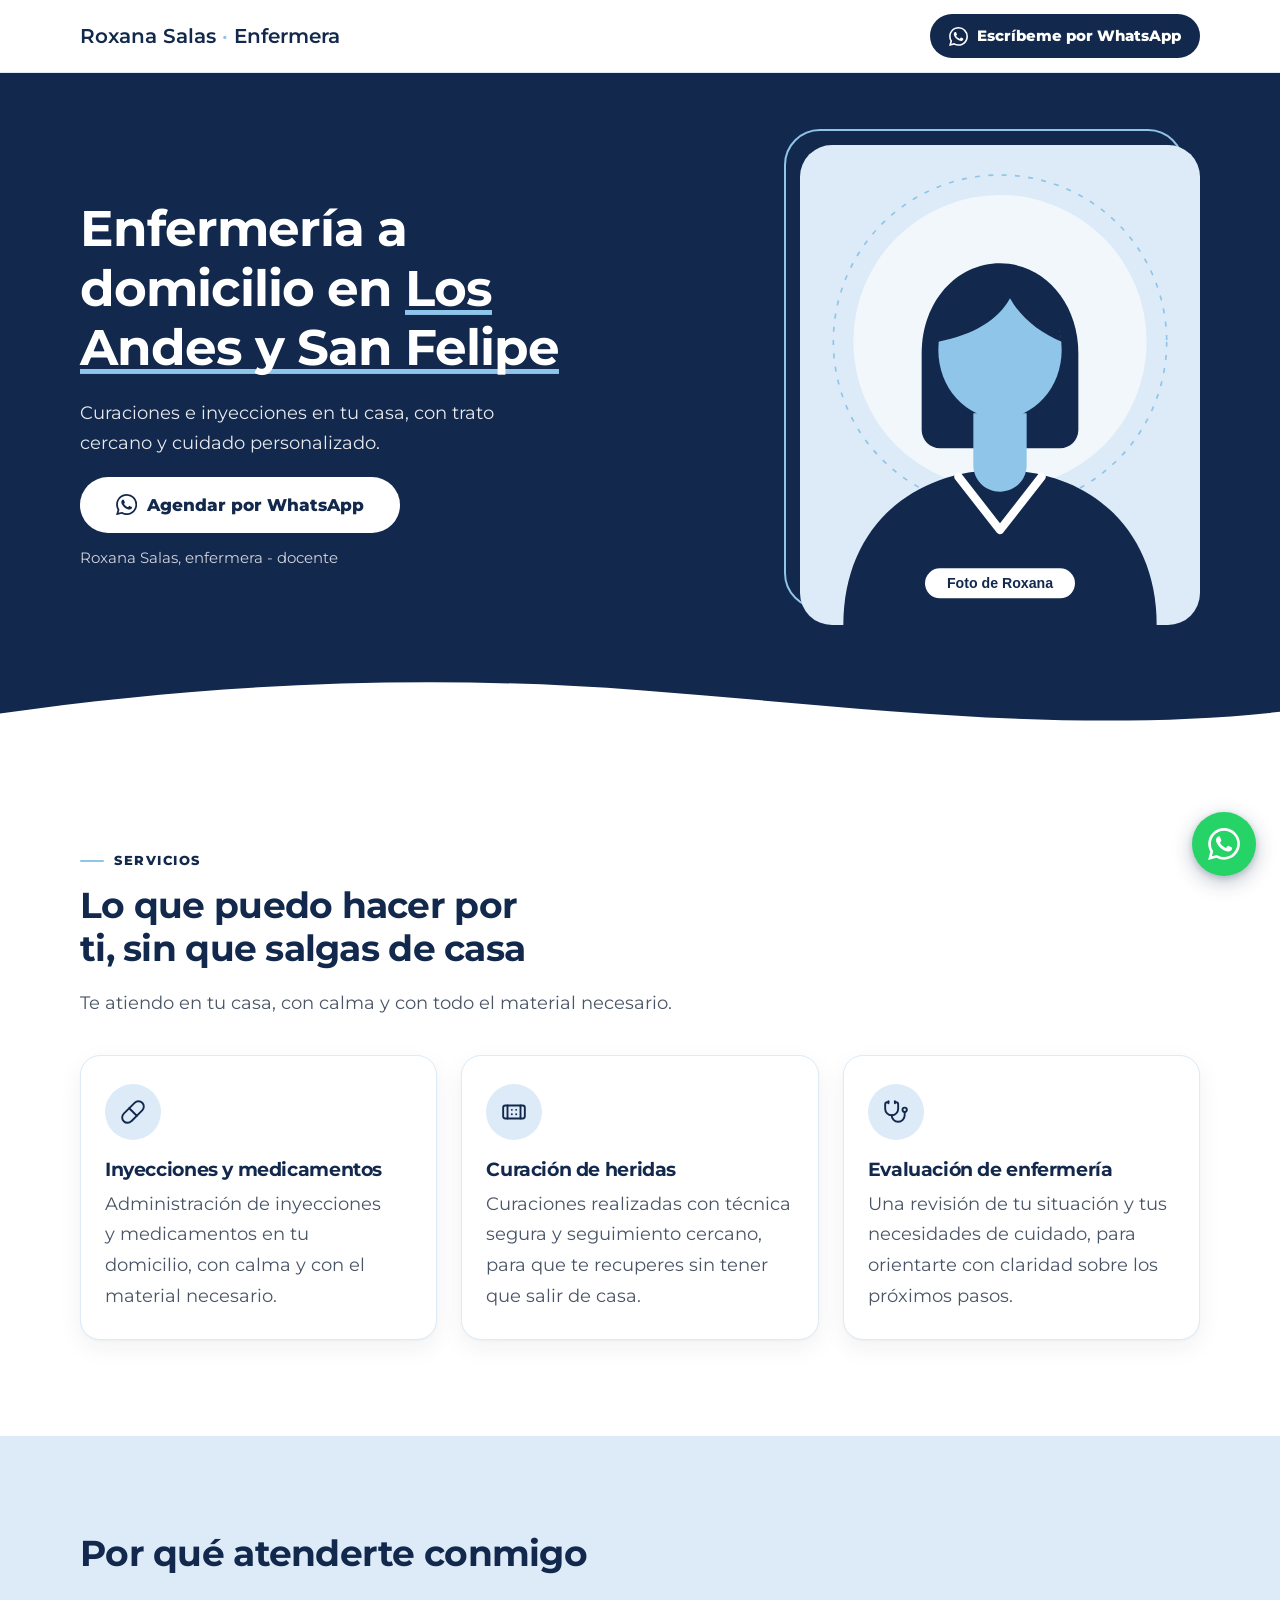
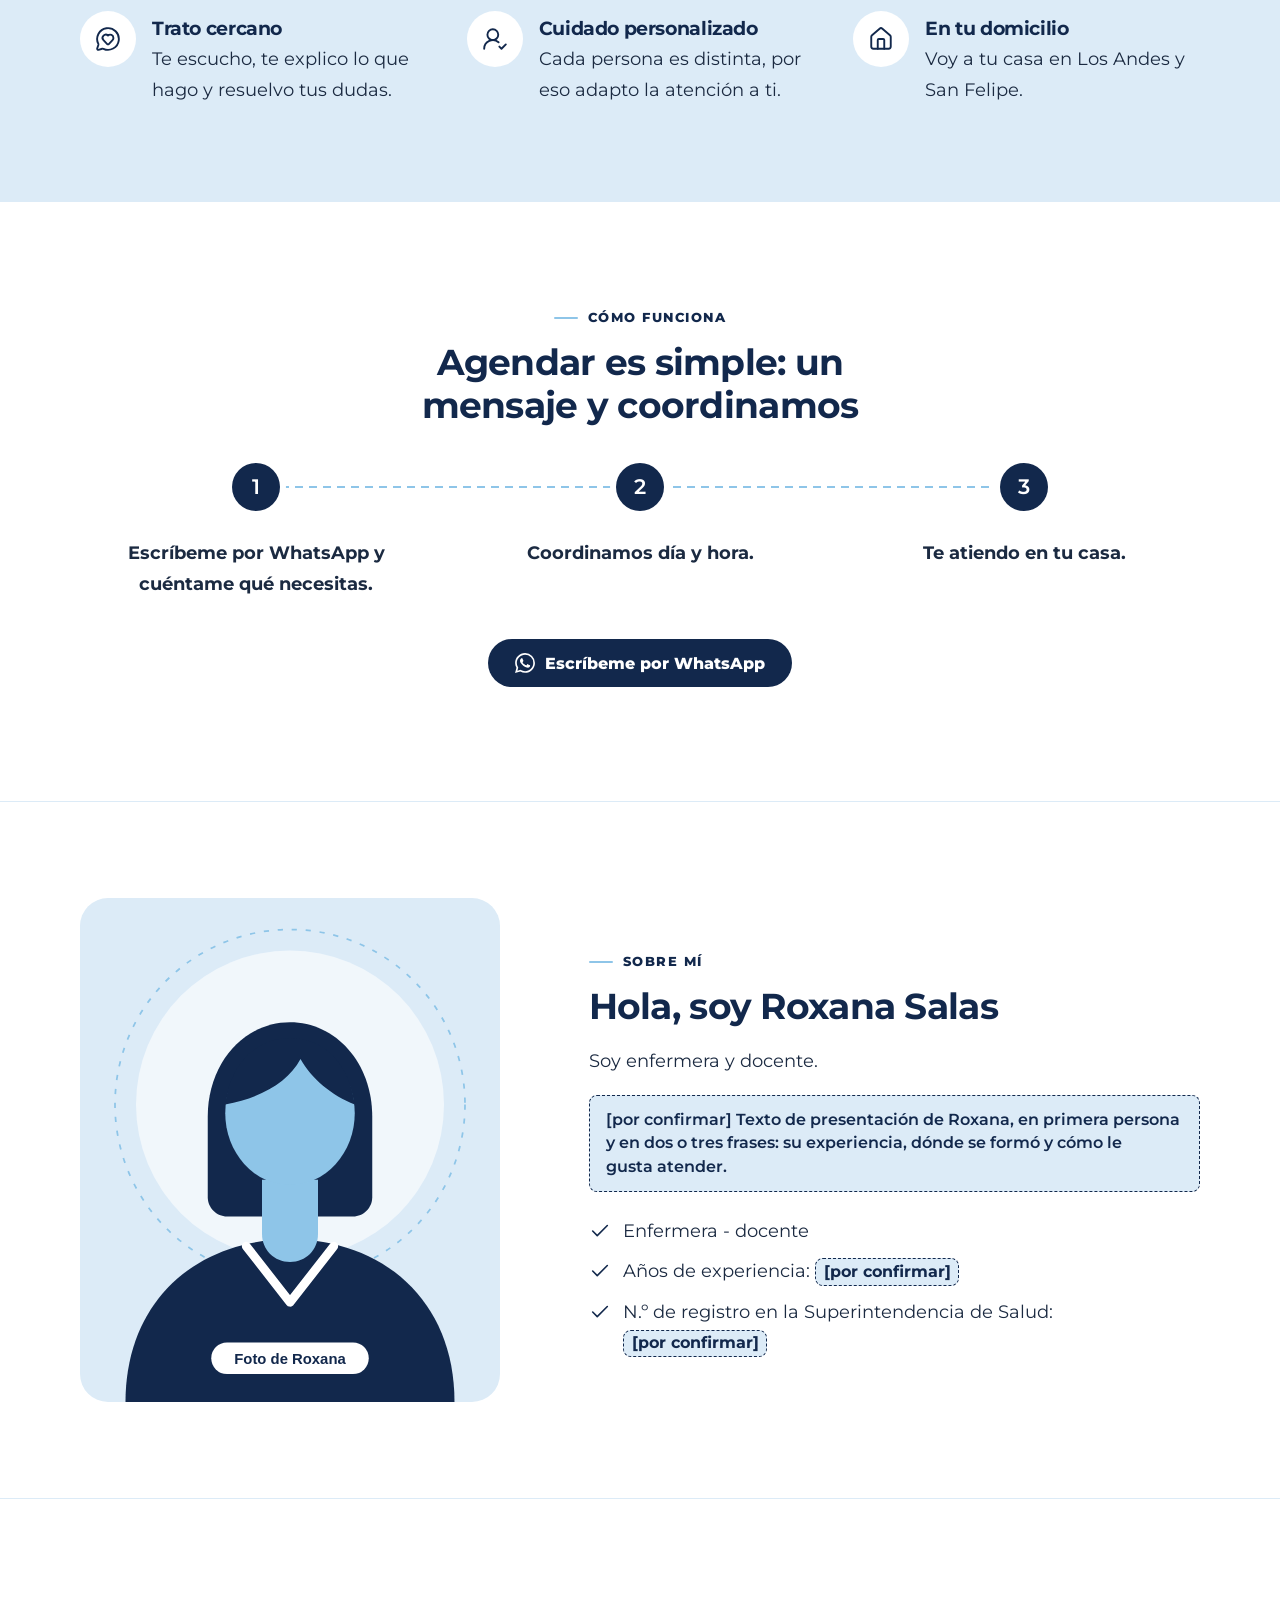
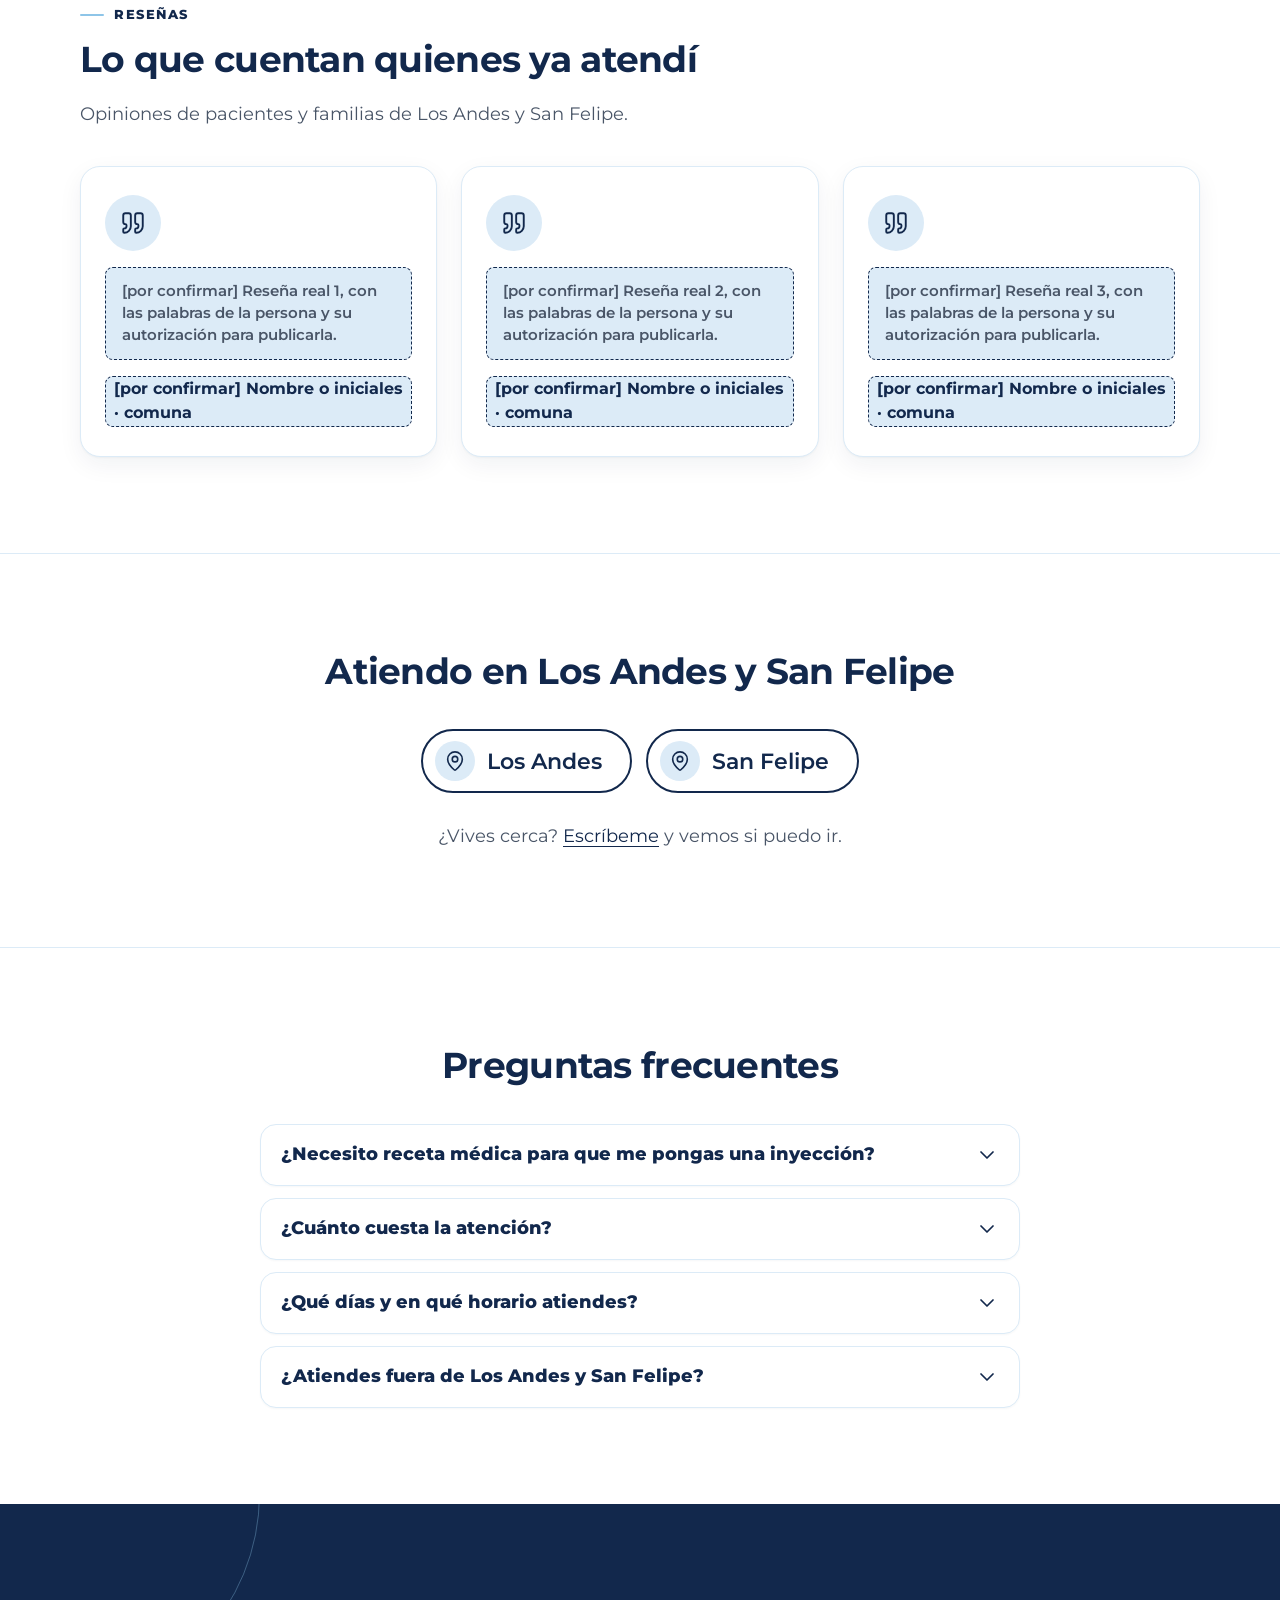
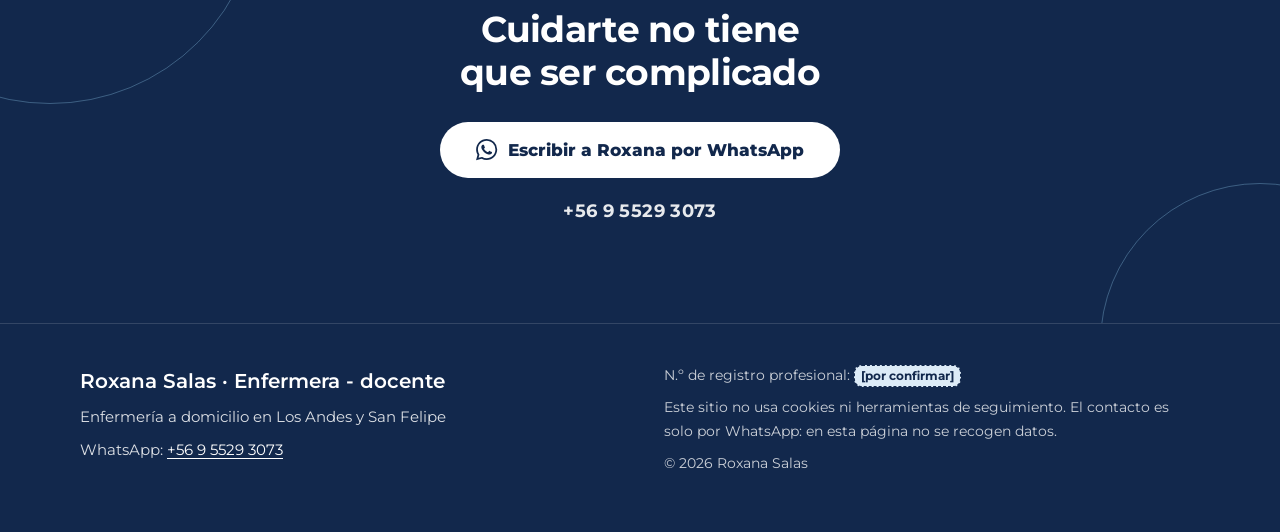
<file: index.html>
<!doctype html>
<html lang="es-CL">
<head>
  <meta charset="utf-8">
  <meta name="viewport" content="width=device-width, initial-scale=1">

  <title>Enfermera a domicilio en Los Andes y San Felipe | Roxana Salas</title>
  <meta name="description" content="Enfermera a domicilio en Los Andes y San Felipe: curaciones, inyecciones y evaluación de enfermería en tu casa, con trato cercano. Agenda con Roxana Salas por WhatsApp.">
  <meta name="theme-color" content="#12284C">

  <!-- [por confirmar] Dominio final del sitio. Reemplaza https://example.com en
       canonical, og:url, og:image y en los datos estructurados (ver README). -->
  <link rel="canonical" href="https://example.com/">

  <meta property="og:type" content="website">
  <meta property="og:locale" content="es_CL">
  <meta property="og:site_name" content="Roxana Salas · Enfermera">
  <meta property="og:title" content="Enfermería a domicilio en Los Andes y San Felipe">
  <meta property="og:description" content="Curaciones e inyecciones en tu casa, con trato cercano y cuidado personalizado. Agenda por WhatsApp con Roxana Salas, enfermera - docente.">
  <meta property="og:url" content="https://example.com/">
  <meta property="og:image" content="https://example.com/assets/img/og-enfermeria.jpg">
  <meta property="og:image:width" content="1200">
  <meta property="og:image:height" content="630">
  <meta property="og:image:alt" content="Roxana Salas, enfermería a domicilio en Los Andes y San Felipe">
  <meta name="twitter:card" content="summary_large_image">

  <link rel="icon" href="assets/img/favicon.svg" type="image/svg+xml">
  <link rel="apple-touch-icon" href="assets/img/apple-touch-icon.png">

  <link rel="preload" href="assets/fonts/montserrat.woff2" as="font" type="font/woff2" crossorigin>
  <link rel="stylesheet" href="assets/css/styles.css">

  <script src="assets/js/config.js" defer></script>
  <script src="assets/js/main.js" defer></script>

  <script type="application/ld+json">
  {
    "@context": "https://schema.org",
    "@type": "LocalBusiness",
    "name": "Roxana Salas · Enfermería a domicilio",
    "description": "Curaciones, inyecciones y evaluación de enfermería a domicilio en Los Andes y San Felipe.",
    "url": "https://example.com/",
    "image": "https://example.com/assets/img/og-enfermeria.jpg",
    "telephone": "+56 9 5529 3073",
    "areaServed": [
      { "@type": "City", "name": "Los Andes" },
      { "@type": "City", "name": "San Felipe" }
    ],
    "founder": {
      "@type": "Person",
      "name": "Roxana Salas",
      "jobTitle": "Enfermera - docente"
    }
  }
  </script>
</head>

<body data-wa-message="domicilio">
  <a class="skip-link" href="#contenido">Saltar al contenido</a>

  <!-- 1. Cabecera fija -->
  <header class="site-header">
    <div class="container site-header__inner">
      <a class="brand" href="./">Roxana Salas <span class="brand__dot" aria-hidden="true">·</span> Enfermera</a>
      <a class="btn btn--primary btn--sm" data-wa href="https://wa.me/56955293073?text=Hola%20Roxana%2C%20quisiera%20agendar%20una%20atenci%C3%B3n%20de%20enfermer%C3%ADa%20a%20domicilio." target="_blank" rel="noopener">
        <svg viewBox="0 0 24 24" aria-hidden="true" focusable="false"><path d="M17.472 14.382c-.297-.149-1.758-.867-2.03-.967-.273-.099-.471-.148-.67.15-.197.297-.767.966-.94 1.164-.173.199-.347.223-.644.075-.297-.15-1.255-.463-2.39-1.475-.883-.788-1.48-1.761-1.653-2.059-.173-.297-.018-.458.13-.606.134-.133.298-.347.446-.52.149-.174.198-.298.298-.497.099-.198.05-.371-.025-.52-.075-.149-.669-1.612-.916-2.207-.242-.579-.487-.5-.669-.51-.173-.008-.371-.01-.57-.01-.198 0-.52.074-.792.372-.272.297-1.04 1.016-1.04 2.479 0 1.462 1.065 2.875 1.213 3.074.149.198 2.096 3.2 5.077 4.487.709.306 1.262.489 1.694.625.712.227 1.36.195 1.871.118.571-.085 1.758-.719 2.006-1.413.248-.694.248-1.289.173-1.413-.074-.124-.272-.198-.57-.347m-5.421 7.403h-.004a9.87 9.87 0 01-5.031-1.378l-.361-.214-3.741.982.998-3.648-.235-.374a9.86 9.86 0 01-1.51-5.26c.001-5.45 4.436-9.884 9.888-9.884 2.64 0 5.122 1.03 6.988 2.898a9.825 9.825 0 012.893 6.994c-.003 5.45-4.437 9.884-9.885 9.884m8.413-18.297A11.815 11.815 0 0012.05 0C5.495 0 .16 5.335.157 11.892c0 2.096.547 4.142 1.588 5.945L.057 24l6.305-1.654a11.882 11.882 0 005.683 1.448h.005c6.554 0 11.89-5.335 11.893-11.893a11.821 11.821 0 00-3.48-8.413Z"/></svg>
        Escríbeme por WhatsApp
      </a>
    </div>
  </header>

  <main id="contenido">

    <!-- 2. Hero -->
    <section class="hero on-navy" aria-labelledby="hero-title">
      <div class="container hero__inner">
        <div class="hero__content">
          <h1 id="hero-title">Enfermería a domicilio en <span class="u-underline">Los Andes y San Felipe</span></h1>
          <p class="hero__lead">Curaciones e inyecciones en tu casa, con trato cercano y cuidado personalizado.</p>
          <a class="btn btn--light btn--lg" data-wa href="https://wa.me/56955293073?text=Hola%20Roxana%2C%20quisiera%20agendar%20una%20atenci%C3%B3n%20de%20enfermer%C3%ADa%20a%20domicilio." target="_blank" rel="noopener">
            <svg viewBox="0 0 24 24" aria-hidden="true" focusable="false"><path d="M17.472 14.382c-.297-.149-1.758-.867-2.03-.967-.273-.099-.471-.148-.67.15-.197.297-.767.966-.94 1.164-.173.199-.347.223-.644.075-.297-.15-1.255-.463-2.39-1.475-.883-.788-1.48-1.761-1.653-2.059-.173-.297-.018-.458.13-.606.134-.133.298-.347.446-.52.149-.174.198-.298.298-.497.099-.198.05-.371-.025-.52-.075-.149-.669-1.612-.916-2.207-.242-.579-.487-.5-.669-.51-.173-.008-.371-.01-.57-.01-.198 0-.52.074-.792.372-.272.297-1.04 1.016-1.04 2.479 0 1.462 1.065 2.875 1.213 3.074.149.198 2.096 3.2 5.077 4.487.709.306 1.262.489 1.694.625.712.227 1.36.195 1.871.118.571-.085 1.758-.719 2.006-1.413.248-.694.248-1.289.173-1.413-.074-.124-.272-.198-.57-.347m-5.421 7.403h-.004a9.87 9.87 0 01-5.031-1.378l-.361-.214-3.741.982.998-3.648-.235-.374a9.86 9.86 0 01-1.51-5.26c.001-5.45 4.436-9.884 9.888-9.884 2.64 0 5.122 1.03 6.988 2.898a9.825 9.825 0 012.893 6.994c-.003 5.45-4.437 9.884-9.885 9.884m8.413-18.297A11.815 11.815 0 0012.05 0C5.495 0 .16 5.335.157 11.892c0 2.096.547 4.142 1.588 5.945L.057 24l6.305-1.654a11.882 11.882 0 005.683 1.448h.005c6.554 0 11.89-5.335 11.893-11.893a11.821 11.821 0 00-3.48-8.413Z"/></svg>
            Agendar por WhatsApp
          </a>
          <p class="hero__note">Roxana Salas, enfermera - docente</p>
        </div>

        <div class="hero__media">
          <!-- [por confirmar] Foto real de Roxana. Guárdala como assets/img/roxana-hero.webp
               (menos de 150 KB) y cambia el src de abajo. Esta imagen no lleva loading="lazy". -->
          <img class="hero__photo" src="assets/img/roxana-placeholder.svg" width="480" height="576" alt="Roxana Salas, enfermera (espacio reservado para su foto)" fetchpriority="high">
        </div>
      </div>
      <svg class="hero__wave" viewBox="0 0 1440 80" preserveAspectRatio="none" aria-hidden="true" focusable="false"><path d="M0 80V44C240 10 480 0 720 18s480 50 720 24v38Z"/></svg>
    </section>

    <!-- 3. Servicios -->
    <section class="section" id="servicios" aria-labelledby="servicios-title">
      <div class="container">
        <header class="section-head reveal">
          <p class="eyebrow">Servicios</p>
          <h2 id="servicios-title">Lo que puedo hacer por ti, sin que salgas de casa</h2>
          <p class="section-intro">Te atiendo en tu casa, con calma y con todo el material necesario.</p>
        </header>

        <!-- [por confirmar] Precios de cada servicio: no se publican hasta que Roxana los confirme. -->
        <ul class="cards cards--3" role="list">
          <li class="card reveal">
            <span class="icon-circle"><svg class="icon" viewBox="0 0 24 24" aria-hidden="true" focusable="false"><path d="m10.5 20.5 10-10a4.95 4.95 0 1 0-7-7l-10 10a4.95 4.95 0 1 0 7 7Z"/><path d="m8.5 8.5 7 7"/></svg></span>
            <h3>Inyecciones y medicamentos</h3>
            <p>Administración de inyecciones y medicamentos en tu domicilio, con calma y con el material necesario.</p>
          </li>
          <li class="card reveal">
            <span class="icon-circle"><svg class="icon" viewBox="0 0 24 24" aria-hidden="true" focusable="false"><path d="M10 10.01h.01"/><path d="M10 14.01h.01"/><path d="M14 10.01h.01"/><path d="M14 14.01h.01"/><path d="M18 6v12"/><path d="M6 6v12"/><rect x="2" y="6" width="20" height="12" rx="2"/></svg></span>
            <h3>Curación de heridas</h3>
            <p>Curaciones realizadas con técnica segura y seguimiento cercano, para que te recuperes sin tener que salir de casa.</p>
          </li>
          <li class="card reveal">
            <span class="icon-circle"><svg class="icon" viewBox="0 0 24 24" aria-hidden="true" focusable="false"><path d="M11 2v2"/><path d="M5 2v2"/><path d="M5 3H4a2 2 0 0 0-2 2v4a6 6 0 0 0 12 0V5a2 2 0 0 0-2-2h-1"/><path d="M8 15a6 6 0 0 0 12 0v-3"/><circle cx="20" cy="10" r="2"/></svg></span>
            <h3>Evaluación de enfermería</h3>
            <p>Una revisión de tu situación y tus necesidades de cuidado, para orientarte con claridad sobre los próximos pasos.</p>
          </li>
        </ul>
      </div>
    </section>

    <!-- 4. Por qué atenderte conmigo (franja celeste) -->
    <section class="section section--sky" id="por-que" aria-labelledby="por-que-title">
      <div class="container">
        <header class="section-head reveal">
          <h2 id="por-que-title">Por qué atenderte conmigo</h2>
        </header>

        <ul class="features" role="list">
          <li class="feature reveal">
            <span class="icon-circle"><svg class="icon" viewBox="0 0 24 24" aria-hidden="true" focusable="false"><path d="M2.992 16.342a2 2 0 0 1 .094 1.167l-1.065 3.29a1 1 0 0 0 1.236 1.168l3.413-.998a2 2 0 0 1 1.099.092 10 10 0 1 0-4.777-4.719"/><path d="M7.828 13.07A3 3 0 0 1 12 8.764a3 3 0 0 1 5.004 2.224 3 3 0 0 1-.832 2.083l-3.447 3.62a1 1 0 0 1-1.45-.001z"/></svg></span>
            <div>
              <h3>Trato cercano</h3>
              <p>Te escucho, te explico lo que hago y resuelvo tus dudas.</p>
            </div>
          </li>
          <li class="feature reveal">
            <span class="icon-circle"><svg class="icon" viewBox="0 0 24 24" aria-hidden="true" focusable="false"><path d="M2 21a8 8 0 0 1 13.292-6"/><circle cx="10" cy="8" r="5"/><path d="m16 19 2 2 4-4"/></svg></span>
            <div>
              <h3>Cuidado personalizado</h3>
              <p>Cada persona es distinta, por eso adapto la atención a ti.</p>
            </div>
          </li>
          <li class="feature reveal">
            <span class="icon-circle"><svg class="icon" viewBox="0 0 24 24" aria-hidden="true" focusable="false"><path d="M15 21v-8a1 1 0 0 0-1-1h-4a1 1 0 0 0-1 1v8"/><path d="M3 10a2 2 0 0 1 .709-1.528l7-6a2 2 0 0 1 2.582 0l7 6A2 2 0 0 1 21 10v9a2 2 0 0 1-2 2H5a2 2 0 0 1-2-2z"/></svg></span>
            <div>
              <h3>En tu domicilio</h3>
              <p>Voy a tu casa en Los Andes y San Felipe.</p>
            </div>
          </li>
        </ul>
      </div>
    </section>

    <!-- 5. Cómo funciona -->
    <section class="section" id="como-funciona" aria-labelledby="como-funciona-title">
      <div class="container">
        <header class="section-head section-head--center reveal">
          <p class="eyebrow">Cómo funciona</p>
          <h2 id="como-funciona-title">Agendar es simple: un mensaje y coordinamos</h2>
        </header>

        <ol class="steps" role="list">
          <li class="step reveal">
            <span class="step__num" aria-hidden="true">1</span>
            <p class="step__text"><span class="sr-only">Paso 1: </span>Escríbeme por WhatsApp y cuéntame qué necesitas.</p>
          </li>
          <li class="step reveal">
            <span class="step__num" aria-hidden="true">2</span>
            <p class="step__text"><span class="sr-only">Paso 2: </span>Coordinamos día y hora.</p>
          </li>
          <li class="step reveal">
            <span class="step__num" aria-hidden="true">3</span>
            <p class="step__text"><span class="sr-only">Paso 3: </span>Te atiendo en tu casa.</p>
          </li>
        </ol>

        <p class="section-action section-action--center reveal">
          <a class="btn btn--primary" data-wa href="https://wa.me/56955293073?text=Hola%20Roxana%2C%20quisiera%20agendar%20una%20atenci%C3%B3n%20de%20enfermer%C3%ADa%20a%20domicilio." target="_blank" rel="noopener">
            <svg viewBox="0 0 24 24" aria-hidden="true" focusable="false"><path d="M17.472 14.382c-.297-.149-1.758-.867-2.03-.967-.273-.099-.471-.148-.67.15-.197.297-.767.966-.94 1.164-.173.199-.347.223-.644.075-.297-.15-1.255-.463-2.39-1.475-.883-.788-1.48-1.761-1.653-2.059-.173-.297-.018-.458.13-.606.134-.133.298-.347.446-.52.149-.174.198-.298.298-.497.099-.198.05-.371-.025-.52-.075-.149-.669-1.612-.916-2.207-.242-.579-.487-.5-.669-.51-.173-.008-.371-.01-.57-.01-.198 0-.52.074-.792.372-.272.297-1.04 1.016-1.04 2.479 0 1.462 1.065 2.875 1.213 3.074.149.198 2.096 3.2 5.077 4.487.709.306 1.262.489 1.694.625.712.227 1.36.195 1.871.118.571-.085 1.758-.719 2.006-1.413.248-.694.248-1.289.173-1.413-.074-.124-.272-.198-.57-.347m-5.421 7.403h-.004a9.87 9.87 0 01-5.031-1.378l-.361-.214-3.741.982.998-3.648-.235-.374a9.86 9.86 0 01-1.51-5.26c.001-5.45 4.436-9.884 9.888-9.884 2.64 0 5.122 1.03 6.988 2.898a9.825 9.825 0 012.893 6.994c-.003 5.45-4.437 9.884-9.885 9.884m8.413-18.297A11.815 11.815 0 0012.05 0C5.495 0 .16 5.335.157 11.892c0 2.096.547 4.142 1.588 5.945L.057 24l6.305-1.654a11.882 11.882 0 005.683 1.448h.005c6.554 0 11.89-5.335 11.893-11.893a11.821 11.821 0 00-3.48-8.413Z"/></svg>
            Escríbeme por WhatsApp
          </a>
        </p>
      </div>
    </section>

    <!-- 6. Sobre Roxana -->
    <section class="section section--line" id="sobre-mi" aria-labelledby="sobre-mi-title">
      <div class="container about">
        <div class="reveal">
          <!-- [por confirmar] Foto real de Roxana para esta sección (assets/img/roxana-sobre-mi.webp). -->
          <img class="about__photo" src="assets/img/roxana-placeholder.svg" width="480" height="576" alt="Roxana Salas, enfermera y docente (espacio reservado para su foto)" loading="lazy">
        </div>
        <div class="reveal">
          <p class="eyebrow">Sobre mí</p>
          <h2 id="sobre-mi-title">Hola, soy Roxana Salas</h2>
          <p>Soy enfermera y docente.</p>
          <p class="tbd tbd--block">[por confirmar] Texto de presentación de Roxana, en primera persona y en dos o tres frases: su experiencia, dónde se formó y cómo le gusta atender.</p>
          <ul class="facts" role="list">
            <li><svg class="icon" viewBox="0 0 24 24" aria-hidden="true" focusable="false"><path d="M20 6 9 17l-5-5"/></svg><span>Enfermera - docente</span></li>
            <li><svg class="icon" viewBox="0 0 24 24" aria-hidden="true" focusable="false"><path d="M20 6 9 17l-5-5"/></svg><span>Años de experiencia: <span class="tbd">[por confirmar]</span></span></li>
            <li><svg class="icon" viewBox="0 0 24 24" aria-hidden="true" focusable="false"><path d="M20 6 9 17l-5-5"/></svg><span>N.º de registro en la Superintendencia de Salud: <span class="tbd">[por confirmar]</span></span></li>
          </ul>
        </div>
      </div>
    </section>

    <!-- Reseñas -->
    <!-- [por confirmar] Reseñas de pacientes: usar solo reseñas reales y autorizadas, sin datos de salud que identifiquen a la persona.
         Si no hay reseñas reales al publicar, borra esta sección completa. -->
    <section class="section section--line" id="resenas" aria-labelledby="resenas-title">
      <div class="container">
        <header class="section-head reveal">
          <p class="eyebrow">Reseñas</p>
          <h2 id="resenas-title">Lo que cuentan quienes ya atendí</h2>
          <p class="section-intro">Opiniones de pacientes y familias de Los Andes y San Felipe.</p>
        </header>

        <ul class="cards cards--3" role="list">
          <li class="card testimonial reveal">
            <span class="icon-circle"><svg class="icon" viewBox="0 0 24 24" aria-hidden="true" focusable="false"><path d="M16 3a2 2 0 0 0-2 2v6a2 2 0 0 0 2 2 1 1 0 0 1 1 1v1a2 2 0 0 1-2 2 1 1 0 0 0-1 1v2a1 1 0 0 0 1 1 6 6 0 0 0 6-6V5a2 2 0 0 0-2-2z"/><path d="M5 3a2 2 0 0 0-2 2v6a2 2 0 0 0 2 2 1 1 0 0 1 1 1v1a2 2 0 0 1-2 2 1 1 0 0 0-1 1v2a1 1 0 0 0 1 1 6 6 0 0 0 6-6V5a2 2 0 0 0-2-2z"/></svg></span>
            <blockquote class="testimonial__quote">
              <p class="tbd tbd--block">[por confirmar] Reseña real 1, con las palabras de la persona y su autorización para publicarla.</p>
            </blockquote>
            <p class="testimonial__who"><span class="tbd">[por confirmar] Nombre o iniciales · comuna</span></p>
          </li>
          <li class="card testimonial reveal">
            <span class="icon-circle"><svg class="icon" viewBox="0 0 24 24" aria-hidden="true" focusable="false"><path d="M16 3a2 2 0 0 0-2 2v6a2 2 0 0 0 2 2 1 1 0 0 1 1 1v1a2 2 0 0 1-2 2 1 1 0 0 0-1 1v2a1 1 0 0 0 1 1 6 6 0 0 0 6-6V5a2 2 0 0 0-2-2z"/><path d="M5 3a2 2 0 0 0-2 2v6a2 2 0 0 0 2 2 1 1 0 0 1 1 1v1a2 2 0 0 1-2 2 1 1 0 0 0-1 1v2a1 1 0 0 0 1 1 6 6 0 0 0 6-6V5a2 2 0 0 0-2-2z"/></svg></span>
            <blockquote class="testimonial__quote">
              <p class="tbd tbd--block">[por confirmar] Reseña real 2, con las palabras de la persona y su autorización para publicarla.</p>
            </blockquote>
            <p class="testimonial__who"><span class="tbd">[por confirmar] Nombre o iniciales · comuna</span></p>
          </li>
          <li class="card testimonial reveal">
            <span class="icon-circle"><svg class="icon" viewBox="0 0 24 24" aria-hidden="true" focusable="false"><path d="M16 3a2 2 0 0 0-2 2v6a2 2 0 0 0 2 2 1 1 0 0 1 1 1v1a2 2 0 0 1-2 2 1 1 0 0 0-1 1v2a1 1 0 0 0 1 1 6 6 0 0 0 6-6V5a2 2 0 0 0-2-2z"/><path d="M5 3a2 2 0 0 0-2 2v6a2 2 0 0 0 2 2 1 1 0 0 1 1 1v1a2 2 0 0 1-2 2 1 1 0 0 0-1 1v2a1 1 0 0 0 1 1 6 6 0 0 0 6-6V5a2 2 0 0 0-2-2z"/></svg></span>
            <blockquote class="testimonial__quote">
              <p class="tbd tbd--block">[por confirmar] Reseña real 3, con las palabras de la persona y su autorización para publicarla.</p>
            </blockquote>
            <p class="testimonial__who"><span class="tbd">[por confirmar] Nombre o iniciales · comuna</span></p>
          </li>
        </ul>
      </div>
    </section>

    <!-- 7. Zonas de atención -->
    <section class="section section--line" id="zonas" aria-labelledby="zonas-title">
      <div class="container">
        <header class="section-head section-head--center reveal">
          <h2 id="zonas-title">Atiendo en Los Andes y San Felipe</h2>
        </header>

        <ul class="chips reveal" role="list">
          <li class="chip">
            <span class="icon-circle"><svg class="icon" viewBox="0 0 24 24" aria-hidden="true" focusable="false"><path d="M20 10c0 4.993-5.539 10.193-7.399 11.799a1 1 0 0 1-1.202 0C9.539 20.193 4 14.993 4 10a8 8 0 0 1 16 0"/><circle cx="12" cy="10" r="3"/></svg></span>
            Los Andes
          </li>
          <li class="chip">
            <span class="icon-circle"><svg class="icon" viewBox="0 0 24 24" aria-hidden="true" focusable="false"><path d="M20 10c0 4.993-5.539 10.193-7.399 11.799a1 1 0 0 1-1.202 0C9.539 20.193 4 14.993 4 10a8 8 0 0 1 16 0"/><circle cx="12" cy="10" r="3"/></svg></span>
            San Felipe
          </li>
        </ul>

        <p class="zones-note reveal">¿Vives cerca? <a data-wa href="https://wa.me/56955293073?text=Hola%20Roxana%2C%20quisiera%20agendar%20una%20atenci%C3%B3n%20de%20enfermer%C3%ADa%20a%20domicilio." target="_blank" rel="noopener">Escríbeme</a> y vemos si puedo ir.</p>
      </div>
    </section>

    <!-- 8. Preguntas frecuentes -->
    <section class="section section--line" id="preguntas" aria-labelledby="preguntas-title">
      <div class="container">
        <header class="section-head section-head--center reveal">
          <h2 id="preguntas-title">Preguntas frecuentes</h2>
        </header>

        <div class="faq reveal">
          <details>
            <summary>¿Necesito receta médica para que me pongas una inyección?<svg class="icon" viewBox="0 0 24 24" aria-hidden="true" focusable="false"><path d="m6 9 6 6 6-6"/></svg></summary>
            <div class="faq__answer">
              <p class="tbd tbd--block">[por confirmar] Respuesta de Roxana sobre receta o indicación médica.</p>
            </div>
          </details>
          <details>
            <summary>¿Cuánto cuesta la atención?<svg class="icon" viewBox="0 0 24 24" aria-hidden="true" focusable="false"><path d="m6 9 6 6 6-6"/></svg></summary>
            <div class="faq__answer">
              <p class="tbd tbd--block">[por confirmar] Precios o cómo se cotiza cada atención.</p>
            </div>
          </details>
          <details>
            <summary>¿Qué días y en qué horario atiendes?<svg class="icon" viewBox="0 0 24 24" aria-hidden="true" focusable="false"><path d="m6 9 6 6 6-6"/></svg></summary>
            <div class="faq__answer">
              <p class="tbd tbd--block">[por confirmar] Días y horarios de atención.</p>
            </div>
          </details>
          <details>
            <summary>¿Atiendes fuera de Los Andes y San Felipe?<svg class="icon" viewBox="0 0 24 24" aria-hidden="true" focusable="false"><path d="m6 9 6 6 6-6"/></svg></summary>
            <div class="faq__answer">
              <p>Atiendo en Los Andes y San Felipe. Si vives cerca, escríbeme por WhatsApp y vemos si puedo ir.</p>
            </div>
          </details>
        </div>
      </div>
    </section>

    <!-- 9. Llamado final -->
    <section class="cta on-navy" id="contacto" aria-labelledby="contacto-title">
      <div class="container">
        <h2 id="contacto-title">Cuidarte no tiene que ser complicado</h2>
        <a class="btn btn--light btn--lg" data-wa href="https://wa.me/56955293073?text=Hola%20Roxana%2C%20quisiera%20agendar%20una%20atenci%C3%B3n%20de%20enfermer%C3%ADa%20a%20domicilio." target="_blank" rel="noopener">
          <svg viewBox="0 0 24 24" aria-hidden="true" focusable="false"><path d="M17.472 14.382c-.297-.149-1.758-.867-2.03-.967-.273-.099-.471-.148-.67.15-.197.297-.767.966-.94 1.164-.173.199-.347.223-.644.075-.297-.15-1.255-.463-2.39-1.475-.883-.788-1.48-1.761-1.653-2.059-.173-.297-.018-.458.13-.606.134-.133.298-.347.446-.52.149-.174.198-.298.298-.497.099-.198.05-.371-.025-.52-.075-.149-.669-1.612-.916-2.207-.242-.579-.487-.5-.669-.51-.173-.008-.371-.01-.57-.01-.198 0-.52.074-.792.372-.272.297-1.04 1.016-1.04 2.479 0 1.462 1.065 2.875 1.213 3.074.149.198 2.096 3.2 5.077 4.487.709.306 1.262.489 1.694.625.712.227 1.36.195 1.871.118.571-.085 1.758-.719 2.006-1.413.248-.694.248-1.289.173-1.413-.074-.124-.272-.198-.57-.347m-5.421 7.403h-.004a9.87 9.87 0 01-5.031-1.378l-.361-.214-3.741.982.998-3.648-.235-.374a9.86 9.86 0 01-1.51-5.26c.001-5.45 4.436-9.884 9.888-9.884 2.64 0 5.122 1.03 6.988 2.898a9.825 9.825 0 012.893 6.994c-.003 5.45-4.437 9.884-9.885 9.884m8.413-18.297A11.815 11.815 0 0012.05 0C5.495 0 .16 5.335.157 11.892c0 2.096.547 4.142 1.588 5.945L.057 24l6.305-1.654a11.882 11.882 0 005.683 1.448h.005c6.554 0 11.89-5.335 11.893-11.893a11.821 11.821 0 00-3.48-8.413Z"/></svg>
          Escribir a Roxana por WhatsApp
        </a>
        <p class="cta__number" data-wa-number>+56 9 5529 3073</p>
      </div>
    </section>
  </main>

  <footer class="site-footer on-navy">
    <div class="container footer__grid">
      <div>
        <p class="footer__brand">Roxana Salas · Enfermera - docente</p>
        <ul class="footer__list" role="list">
          <li>Enfermería a domicilio en Los Andes y San Felipe</li>
          <li>WhatsApp: <a data-wa data-wa-number href="https://wa.me/56955293073?text=Hola%20Roxana%2C%20quisiera%20agendar%20una%20atenci%C3%B3n%20de%20enfermer%C3%ADa%20a%20domicilio." target="_blank" rel="noopener">+56 9 5529 3073</a></li>
        </ul>
      </div>
      <div class="footer__small">
        <p>N.º de registro profesional: <span class="tbd">[por confirmar]</span></p>
        <p>Este sitio no usa cookies ni herramientas de seguimiento. El contacto es solo por WhatsApp: en esta página no se recogen datos.</p>
        <p>© <span data-year>2026</span> Roxana Salas</p>
      </div>
    </div>
  </footer>

  <!-- Botón flotante de WhatsApp -->
  <a class="wa-float" data-wa href="https://wa.me/56955293073?text=Hola%20Roxana%2C%20quisiera%20agendar%20una%20atenci%C3%B3n%20de%20enfermer%C3%ADa%20a%20domicilio." target="_blank" rel="noopener" aria-label="Escribir a Roxana por WhatsApp">
    <svg viewBox="0 0 24 24" aria-hidden="true" focusable="false"><path d="M17.472 14.382c-.297-.149-1.758-.867-2.03-.967-.273-.099-.471-.148-.67.15-.197.297-.767.966-.94 1.164-.173.199-.347.223-.644.075-.297-.15-1.255-.463-2.39-1.475-.883-.788-1.48-1.761-1.653-2.059-.173-.297-.018-.458.13-.606.134-.133.298-.347.446-.52.149-.174.198-.298.298-.497.099-.198.05-.371-.025-.52-.075-.149-.669-1.612-.916-2.207-.242-.579-.487-.5-.669-.51-.173-.008-.371-.01-.57-.01-.198 0-.52.074-.792.372-.272.297-1.04 1.016-1.04 2.479 0 1.462 1.065 2.875 1.213 3.074.149.198 2.096 3.2 5.077 4.487.709.306 1.262.489 1.694.625.712.227 1.36.195 1.871.118.571-.085 1.758-.719 2.006-1.413.248-.694.248-1.289.173-1.413-.074-.124-.272-.198-.57-.347m-5.421 7.403h-.004a9.87 9.87 0 01-5.031-1.378l-.361-.214-3.741.982.998-3.648-.235-.374a9.86 9.86 0 01-1.51-5.26c.001-5.45 4.436-9.884 9.888-9.884 2.64 0 5.122 1.03 6.988 2.898a9.825 9.825 0 012.893 6.994c-.003 5.45-4.437 9.884-9.885 9.884m8.413-18.297A11.815 11.815 0 0012.05 0C5.495 0 .16 5.335.157 11.892c0 2.096.547 4.142 1.588 5.945L.057 24l6.305-1.654a11.882 11.882 0 005.683 1.448h.005c6.554 0 11.89-5.335 11.893-11.893a11.821 11.821 0 00-3.48-8.413Z"/></svg>
  </a>
</body>
</html>
</file>
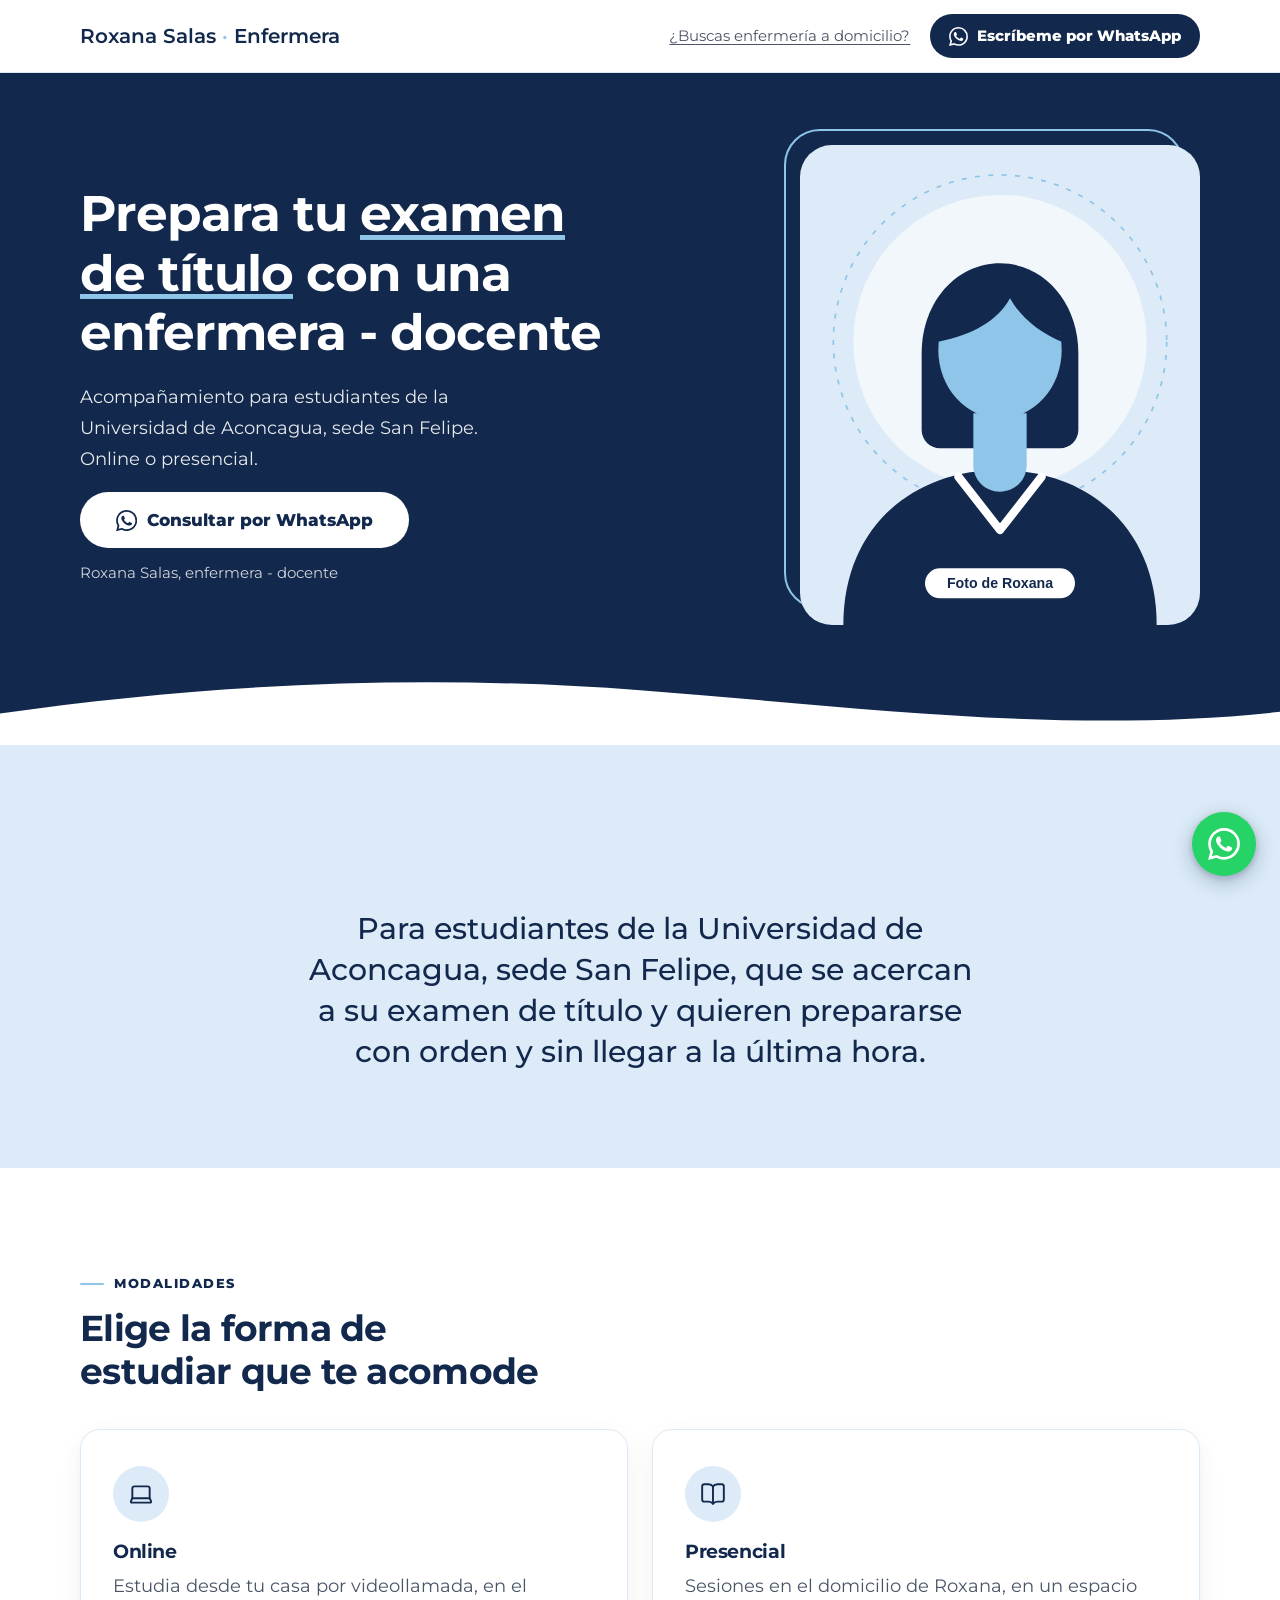
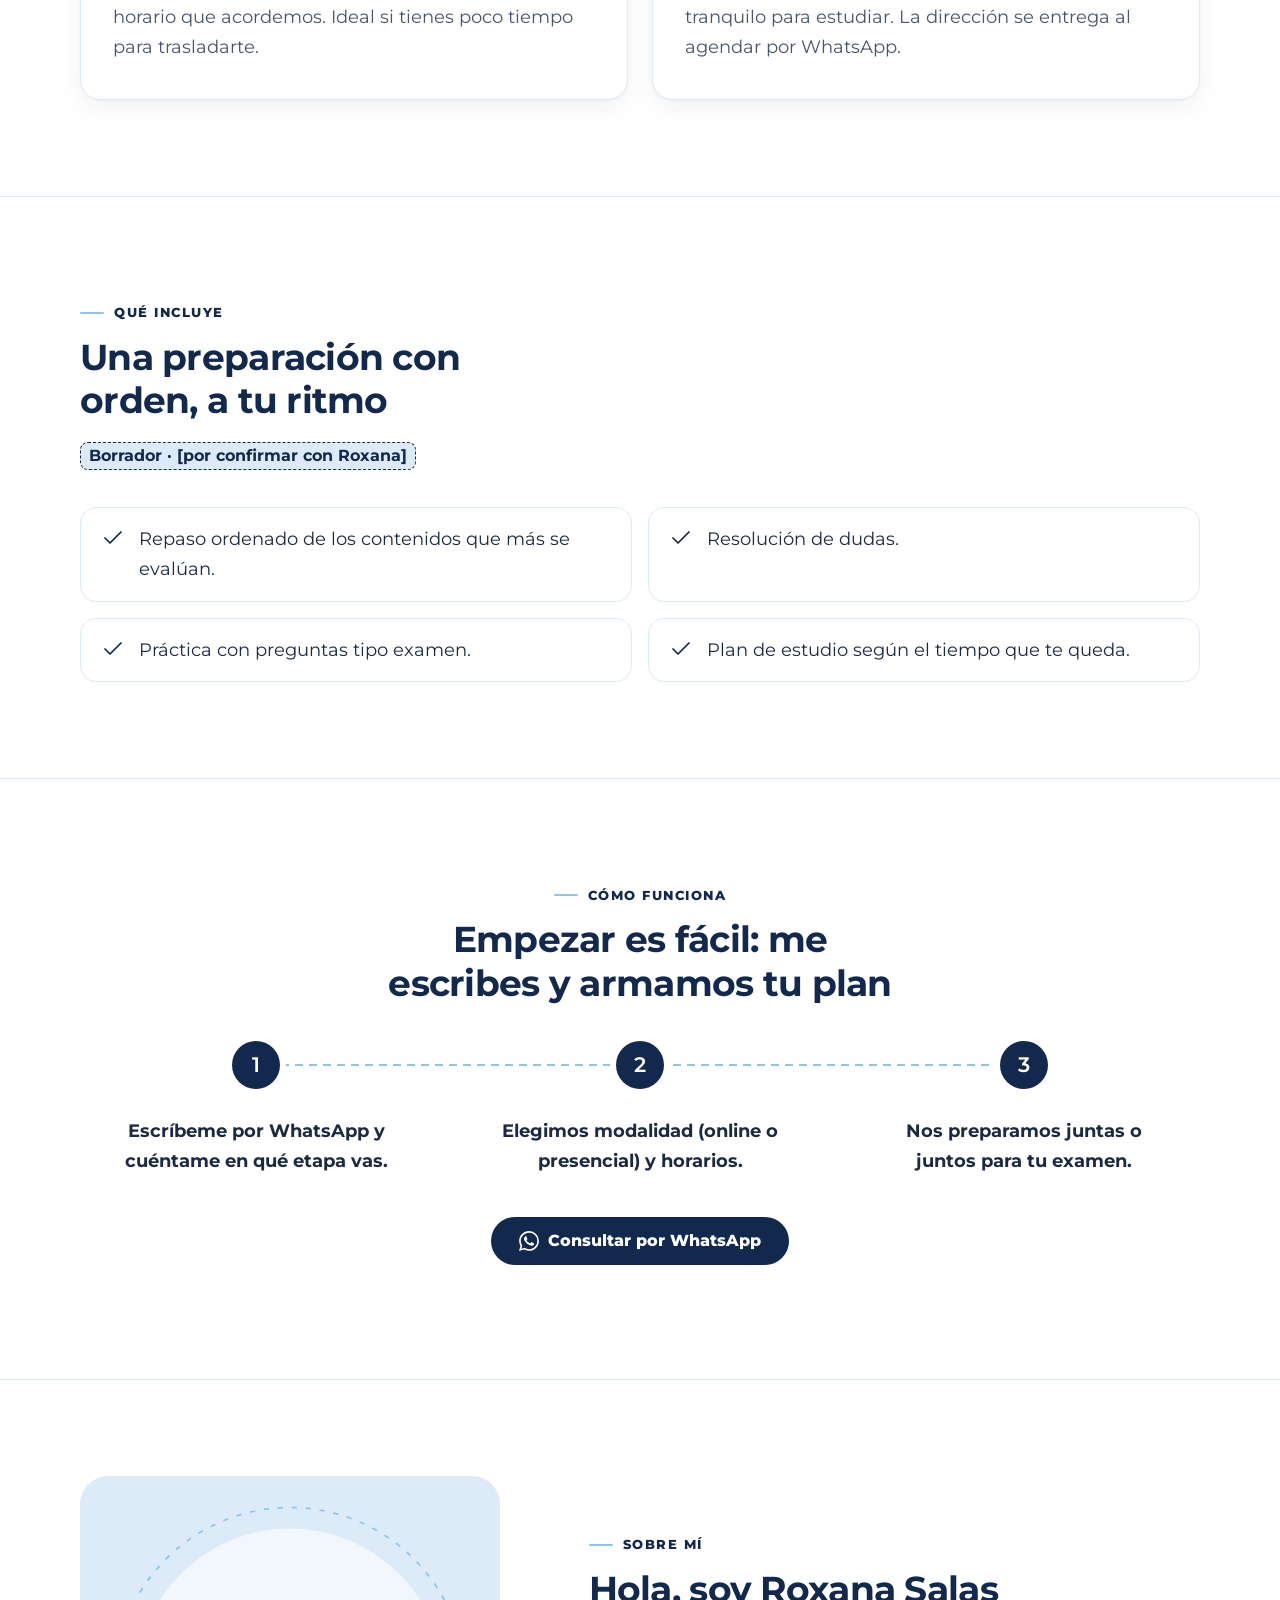
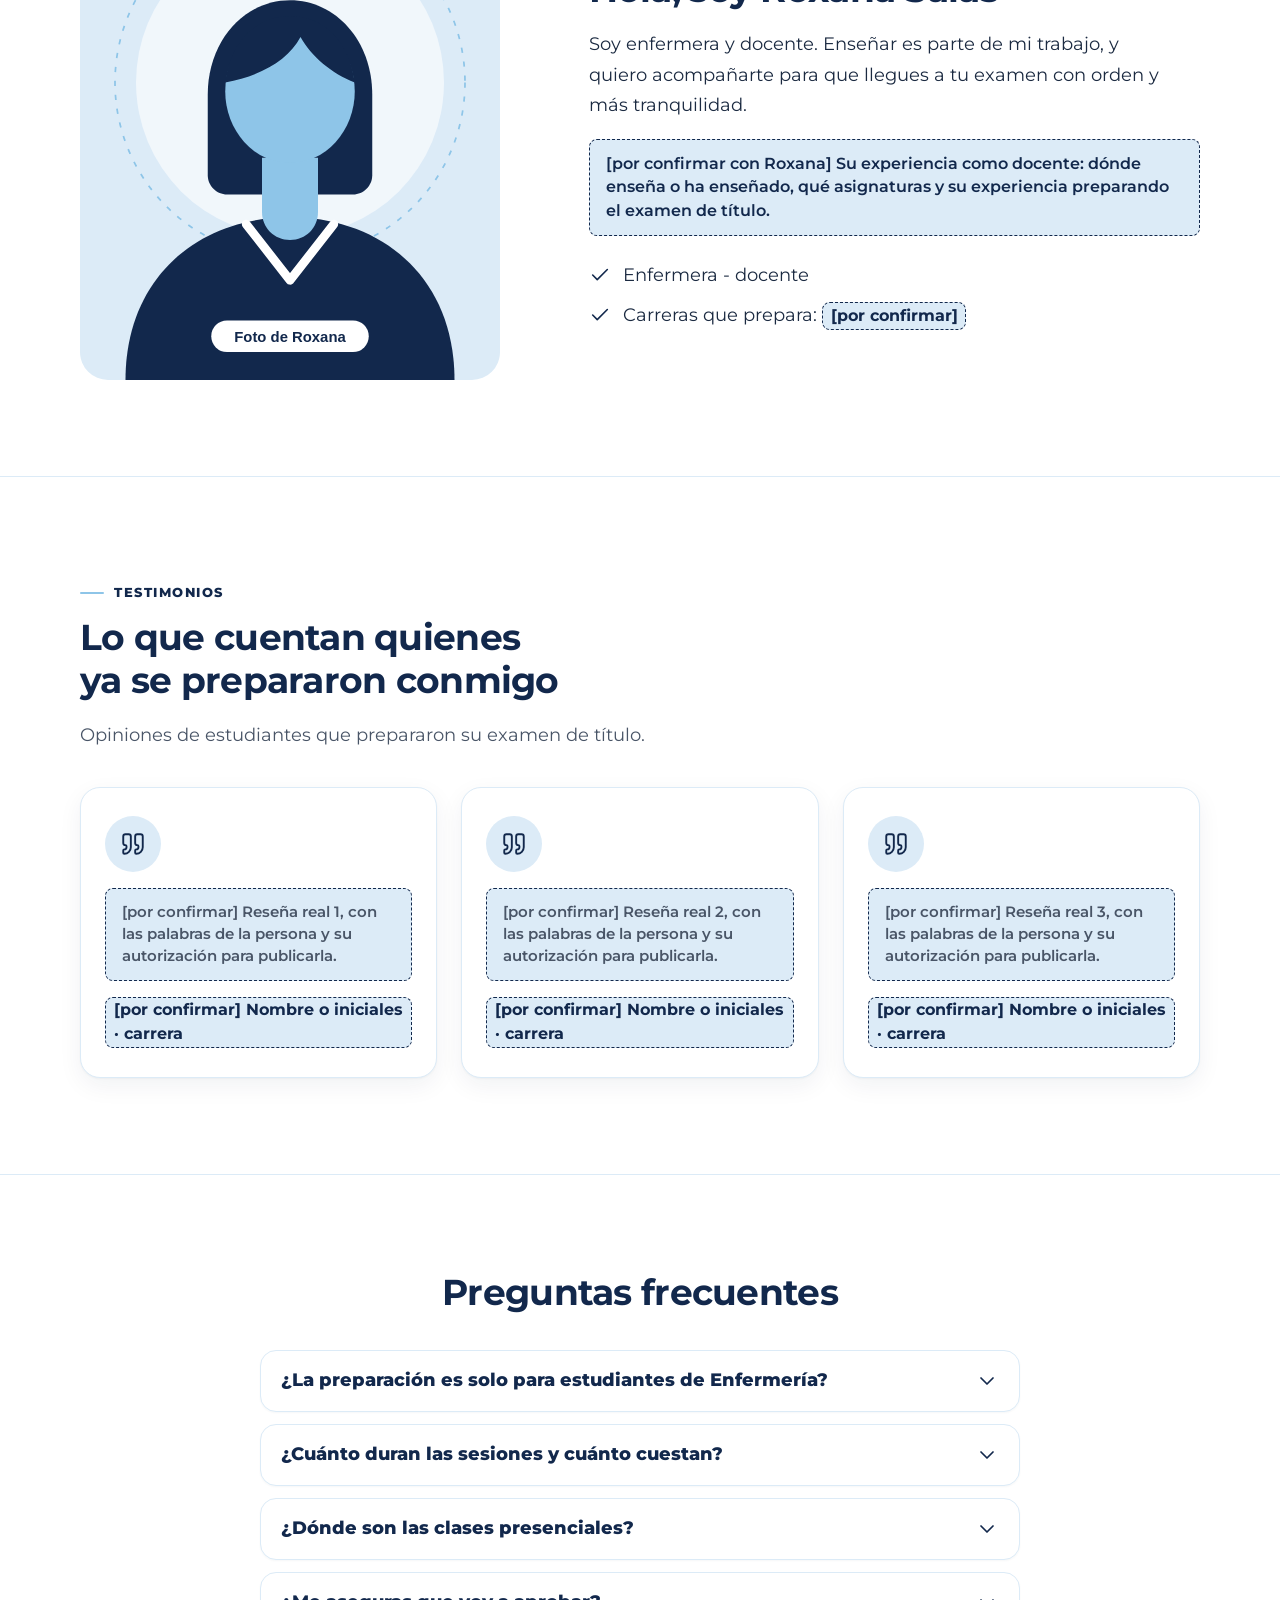
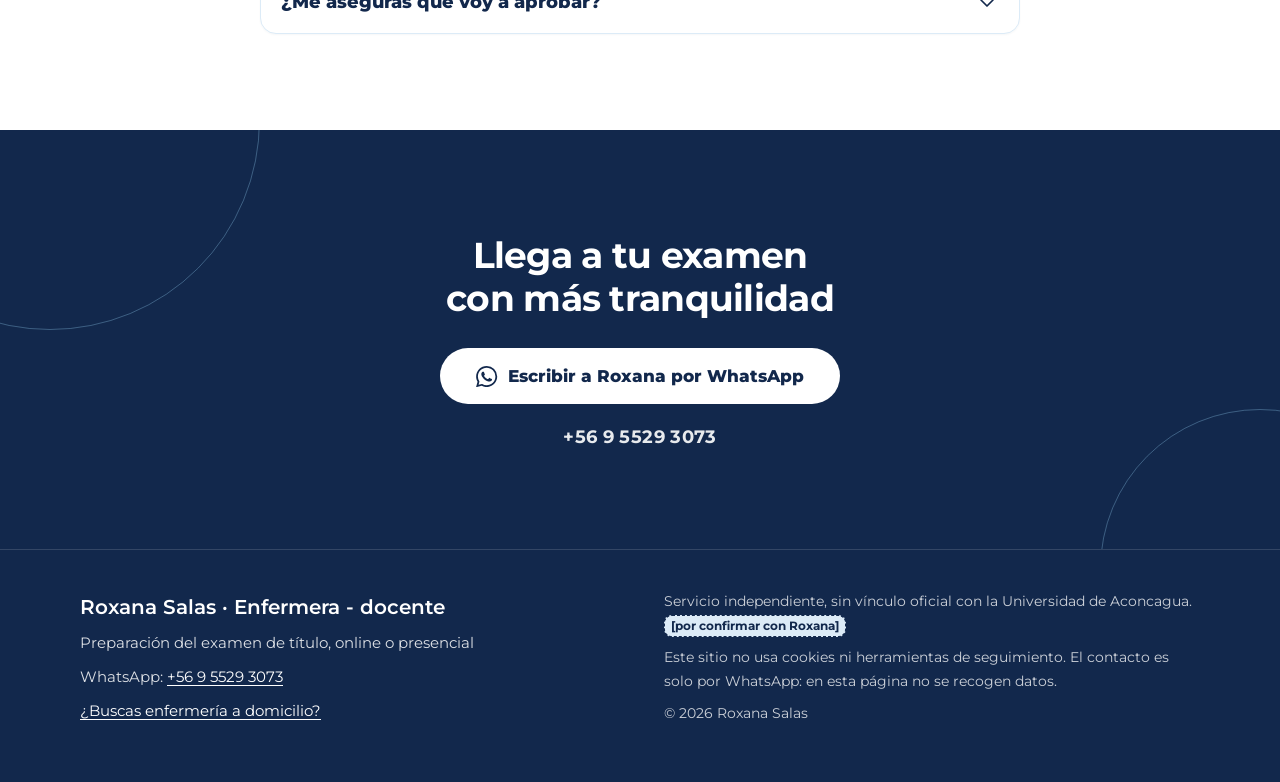
<file: examen-de-titulo.html>
<!doctype html>
<html lang="es-CL">
<head>
  <meta charset="utf-8">
  <meta name="viewport" content="width=device-width, initial-scale=1">

  <title>Preparación examen de título · Universidad de Aconcagua, San Felipe | Roxana Salas</title>
  <meta name="description" content="Preparación del examen de título para estudiantes de la Universidad de Aconcagua, sede San Felipe, con Roxana Salas, enfermera - docente. Online o presencial. Consulta por WhatsApp.">
  <meta name="theme-color" content="#12284C">

  <!-- [por confirmar] Dominio final del sitio. Reemplaza https://example.com en
       canonical, og:url, og:image y en los datos estructurados (ver README). -->
  <link rel="canonical" href="https://example.com/examen-de-titulo">

  <meta property="og:type" content="website">
  <meta property="og:locale" content="es_CL">
  <meta property="og:site_name" content="Roxana Salas · Enfermera - docente">
  <meta property="og:title" content="Prepara tu examen de título con una enfermera - docente">
  <meta property="og:description" content="Acompañamiento para estudiantes de la Universidad de Aconcagua, sede San Felipe. Online o presencial. Consulta por WhatsApp con Roxana Salas.">
  <meta property="og:url" content="https://example.com/examen-de-titulo">
  <meta property="og:image" content="https://example.com/assets/img/og-examen.jpg">
  <meta property="og:image:width" content="1200">
  <meta property="og:image:height" content="630">
  <meta property="og:image:alt" content="Roxana Salas, preparación del examen de título">
  <meta name="twitter:card" content="summary_large_image">

  <link rel="icon" href="assets/img/favicon.svg" type="image/svg+xml">
  <link rel="apple-touch-icon" href="assets/img/apple-touch-icon.png">

  <link rel="preload" href="assets/fonts/montserrat.woff2" as="font" type="font/woff2" crossorigin>
  <link rel="stylesheet" href="assets/css/styles.css">

  <script src="assets/js/config.js" defer></script>
  <script src="assets/js/main.js" defer></script>

  <script type="application/ld+json">
  {
    "@context": "https://schema.org",
    "@type": "LocalBusiness",
    "name": "Roxana Salas · Preparación del examen de título",
    "description": "Preparación del examen de título para estudiantes de la Universidad de Aconcagua, sede San Felipe. Modalidad online o presencial.",
    "url": "https://example.com/examen-de-titulo",
    "image": "https://example.com/assets/img/og-examen.jpg",
    "telephone": "+56 9 5529 3073",
    "areaServed": [
      { "@type": "City", "name": "Los Andes" },
      { "@type": "City", "name": "San Felipe" }
    ],
    "founder": {
      "@type": "Person",
      "name": "Roxana Salas",
      "jobTitle": "Enfermera - docente"
    }
  }
  </script>
</head>

<body data-wa-message="examen">
  <a class="skip-link" href="#contenido">Saltar al contenido</a>

  <!-- 1. Cabecera fija -->
  <header class="site-header">
    <div class="container site-header__inner">
      <a class="brand" href="./examen-de-titulo.html">Roxana Salas <span class="brand__dot" aria-hidden="true">·</span> Enfermera</a>
      <a class="header-link" href="./">¿Buscas enfermería a domicilio?</a>
      <a class="btn btn--primary btn--sm" data-wa href="https://wa.me/56955293073?text=Hola%20Roxana%2C%20soy%20estudiante%20de%20la%20Universidad%20de%20Aconcagua%20y%20quisiera%20informaci%C3%B3n%20sobre%20la%20preparaci%C3%B3n%20del%20examen%20de%20t%C3%ADtulo." target="_blank" rel="noopener">
        <svg viewBox="0 0 24 24" aria-hidden="true" focusable="false"><path d="M17.472 14.382c-.297-.149-1.758-.867-2.03-.967-.273-.099-.471-.148-.67.15-.197.297-.767.966-.94 1.164-.173.199-.347.223-.644.075-.297-.15-1.255-.463-2.39-1.475-.883-.788-1.48-1.761-1.653-2.059-.173-.297-.018-.458.13-.606.134-.133.298-.347.446-.52.149-.174.198-.298.298-.497.099-.198.05-.371-.025-.52-.075-.149-.669-1.612-.916-2.207-.242-.579-.487-.5-.669-.51-.173-.008-.371-.01-.57-.01-.198 0-.52.074-.792.372-.272.297-1.04 1.016-1.04 2.479 0 1.462 1.065 2.875 1.213 3.074.149.198 2.096 3.2 5.077 4.487.709.306 1.262.489 1.694.625.712.227 1.36.195 1.871.118.571-.085 1.758-.719 2.006-1.413.248-.694.248-1.289.173-1.413-.074-.124-.272-.198-.57-.347m-5.421 7.403h-.004a9.87 9.87 0 01-5.031-1.378l-.361-.214-3.741.982.998-3.648-.235-.374a9.86 9.86 0 01-1.51-5.26c.001-5.45 4.436-9.884 9.888-9.884 2.64 0 5.122 1.03 6.988 2.898a9.825 9.825 0 012.893 6.994c-.003 5.45-4.437 9.884-9.885 9.884m8.413-18.297A11.815 11.815 0 0012.05 0C5.495 0 .16 5.335.157 11.892c0 2.096.547 4.142 1.588 5.945L.057 24l6.305-1.654a11.882 11.882 0 005.683 1.448h.005c6.554 0 11.89-5.335 11.893-11.893a11.821 11.821 0 00-3.48-8.413Z"/></svg>
        Escríbeme por WhatsApp
      </a>
    </div>
  </header>

  <main id="contenido">

    <!-- 2. Hero -->
    <section class="hero on-navy" aria-labelledby="hero-title">
      <div class="container hero__inner">
        <div class="hero__content">
          <h1 id="hero-title">Prepara tu <span class="u-underline">examen de título</span> con una enfermera - docente</h1>
          <p class="hero__lead">Acompañamiento para estudiantes de la Universidad de Aconcagua, sede San Felipe. Online o presencial.</p>
          <a class="btn btn--light btn--lg" data-wa href="https://wa.me/56955293073?text=Hola%20Roxana%2C%20soy%20estudiante%20de%20la%20Universidad%20de%20Aconcagua%20y%20quisiera%20informaci%C3%B3n%20sobre%20la%20preparaci%C3%B3n%20del%20examen%20de%20t%C3%ADtulo." target="_blank" rel="noopener">
            <svg viewBox="0 0 24 24" aria-hidden="true" focusable="false"><path d="M17.472 14.382c-.297-.149-1.758-.867-2.03-.967-.273-.099-.471-.148-.67.15-.197.297-.767.966-.94 1.164-.173.199-.347.223-.644.075-.297-.15-1.255-.463-2.39-1.475-.883-.788-1.48-1.761-1.653-2.059-.173-.297-.018-.458.13-.606.134-.133.298-.347.446-.52.149-.174.198-.298.298-.497.099-.198.05-.371-.025-.52-.075-.149-.669-1.612-.916-2.207-.242-.579-.487-.5-.669-.51-.173-.008-.371-.01-.57-.01-.198 0-.52.074-.792.372-.272.297-1.04 1.016-1.04 2.479 0 1.462 1.065 2.875 1.213 3.074.149.198 2.096 3.2 5.077 4.487.709.306 1.262.489 1.694.625.712.227 1.36.195 1.871.118.571-.085 1.758-.719 2.006-1.413.248-.694.248-1.289.173-1.413-.074-.124-.272-.198-.57-.347m-5.421 7.403h-.004a9.87 9.87 0 01-5.031-1.378l-.361-.214-3.741.982.998-3.648-.235-.374a9.86 9.86 0 01-1.51-5.26c.001-5.45 4.436-9.884 9.888-9.884 2.64 0 5.122 1.03 6.988 2.898a9.825 9.825 0 012.893 6.994c-.003 5.45-4.437 9.884-9.885 9.884m8.413-18.297A11.815 11.815 0 0012.05 0C5.495 0 .16 5.335.157 11.892c0 2.096.547 4.142 1.588 5.945L.057 24l6.305-1.654a11.882 11.882 0 005.683 1.448h.005c6.554 0 11.89-5.335 11.893-11.893a11.821 11.821 0 00-3.48-8.413Z"/></svg>
            Consultar por WhatsApp
          </a>
          <p class="hero__note">Roxana Salas, enfermera - docente</p>
        </div>

        <div class="hero__media">
          <!-- [por confirmar] Foto real de Roxana. Guárdala como assets/img/roxana-hero.webp
               (menos de 150 KB) y cambia el src de abajo. Esta imagen no lleva loading="lazy". -->
          <img class="hero__photo" src="assets/img/roxana-placeholder.svg" width="480" height="576" alt="Roxana Salas, enfermera y docente (espacio reservado para su foto)" fetchpriority="high">
        </div>
      </div>
      <svg class="hero__wave" viewBox="0 0 1440 80" preserveAspectRatio="none" aria-hidden="true" focusable="false"><path d="M0 80V44C240 10 480 0 720 18s480 50 720 24v38Z"/></svg>
    </section>

    <!-- 3. Para quién es (franja celeste) -->
    <section class="section section--sky" id="para-quien" aria-labelledby="para-quien-title">
      <div class="container">
        <header class="section-head section-head--center reveal">
          <h2 id="para-quien-title" class="eyebrow">Para quién es</h2>
        </header>
        <p class="statement reveal">Para estudiantes de la Universidad de Aconcagua, sede San Felipe, que se acercan a su examen de título y quieren prepararse con orden y sin llegar a la última hora.</p>
      </div>
    </section>

    <!-- 4. Modalidades -->
    <section class="section" id="modalidades" aria-labelledby="modalidades-title">
      <div class="container">
        <header class="section-head reveal">
          <p class="eyebrow">Modalidades</p>
          <h2 id="modalidades-title">Elige la forma de estudiar que te acomode</h2>
        </header>

        <!-- [por confirmar] Duración de las sesiones, horarios y precios: no se publican hasta que Roxana los confirme. -->
        <ul class="cards cards--2" role="list">
          <li class="card reveal">
            <span class="icon-circle"><svg class="icon" viewBox="0 0 24 24" aria-hidden="true" focusable="false"><path d="M18 5a2 2 0 0 1 2 2v8.526a2 2 0 0 0 .212.897l1.068 2.127a1 1 0 0 1-.9 1.45H3.62a1 1 0 0 1-.9-1.45l1.068-2.127A2 2 0 0 0 4 15.526V7a2 2 0 0 1 2-2z"/><path d="M20.054 15.987H3.946"/></svg></span>
            <h3>Online</h3>
            <p>Estudia desde tu casa por videollamada, en el horario que acordemos. Ideal si tienes poco tiempo para trasladarte.</p>
          </li>
          <li class="card reveal">
            <span class="icon-circle"><svg class="icon" viewBox="0 0 24 24" aria-hidden="true" focusable="false"><path d="M12 5v16"/><path d="M20.001 19A2 2 0 0022 17V5a2 2 0 00-1.999-2L16 3.002A5 5 0 0012 5a5 5 0 00-4-2H4a2 2 0 00-2 2v12a2 2 0 001.999 2H8a5 5 0 014 2 5 5 0 014-2z"/></svg></span>
            <h3>Presencial</h3>
            <!-- La dirección de Roxana NO se publica en la página. -->
            <p>Sesiones en el domicilio de Roxana, en un espacio tranquilo para estudiar. La dirección se entrega al agendar por WhatsApp.</p>
          </li>
        </ul>
      </div>
    </section>

    <!-- Qué incluye la preparación: BORRADOR, pendiente de confirmar con Roxana -->
    <section class="section section--line" id="que-incluye" aria-labelledby="que-incluye-title">
      <div class="container">
        <header class="section-head reveal">
          <p class="eyebrow">Qué incluye</p>
          <h2 id="que-incluye-title">Una preparación con orden, a tu ritmo</h2>
          <p class="tbd draft-note">Borrador · [por confirmar con Roxana]</p>
        </header>

        <ul class="checklist" role="list">
          <li class="reveal"><svg class="icon" viewBox="0 0 24 24" aria-hidden="true" focusable="false"><path d="M20 6 9 17l-5-5"/></svg><span>Repaso ordenado de los contenidos que más se evalúan.</span></li>
          <li class="reveal"><svg class="icon" viewBox="0 0 24 24" aria-hidden="true" focusable="false"><path d="M20 6 9 17l-5-5"/></svg><span>Resolución de dudas.</span></li>
          <li class="reveal"><svg class="icon" viewBox="0 0 24 24" aria-hidden="true" focusable="false"><path d="M20 6 9 17l-5-5"/></svg><span>Práctica con preguntas tipo examen.</span></li>
          <li class="reveal"><svg class="icon" viewBox="0 0 24 24" aria-hidden="true" focusable="false"><path d="M20 6 9 17l-5-5"/></svg><span>Plan de estudio según el tiempo que te queda.</span></li>
        </ul>
      </div>
    </section>

    <!-- 5. Cómo funciona -->
    <section class="section section--line" id="como-funciona" aria-labelledby="como-funciona-title">
      <div class="container">
        <header class="section-head section-head--center reveal">
          <p class="eyebrow">Cómo funciona</p>
          <h2 id="como-funciona-title">Empezar es fácil: me escribes y armamos tu plan</h2>
        </header>

        <ol class="steps" role="list">
          <li class="step reveal">
            <span class="step__num" aria-hidden="true">1</span>
            <p class="step__text"><span class="sr-only">Paso 1: </span>Escríbeme por WhatsApp y cuéntame en qué etapa vas.</p>
          </li>
          <li class="step reveal">
            <span class="step__num" aria-hidden="true">2</span>
            <p class="step__text"><span class="sr-only">Paso 2: </span>Elegimos modalidad (online o presencial) y horarios.</p>
          </li>
          <li class="step reveal">
            <span class="step__num" aria-hidden="true">3</span>
            <p class="step__text"><span class="sr-only">Paso 3: </span>Nos preparamos juntas o juntos para tu examen.</p>
          </li>
        </ol>

        <p class="section-action section-action--center reveal">
          <a class="btn btn--primary" data-wa href="https://wa.me/56955293073?text=Hola%20Roxana%2C%20soy%20estudiante%20de%20la%20Universidad%20de%20Aconcagua%20y%20quisiera%20informaci%C3%B3n%20sobre%20la%20preparaci%C3%B3n%20del%20examen%20de%20t%C3%ADtulo." target="_blank" rel="noopener">
            <svg viewBox="0 0 24 24" aria-hidden="true" focusable="false"><path d="M17.472 14.382c-.297-.149-1.758-.867-2.03-.967-.273-.099-.471-.148-.67.15-.197.297-.767.966-.94 1.164-.173.199-.347.223-.644.075-.297-.15-1.255-.463-2.39-1.475-.883-.788-1.48-1.761-1.653-2.059-.173-.297-.018-.458.13-.606.134-.133.298-.347.446-.52.149-.174.198-.298.298-.497.099-.198.05-.371-.025-.52-.075-.149-.669-1.612-.916-2.207-.242-.579-.487-.5-.669-.51-.173-.008-.371-.01-.57-.01-.198 0-.52.074-.792.372-.272.297-1.04 1.016-1.04 2.479 0 1.462 1.065 2.875 1.213 3.074.149.198 2.096 3.2 5.077 4.487.709.306 1.262.489 1.694.625.712.227 1.36.195 1.871.118.571-.085 1.758-.719 2.006-1.413.248-.694.248-1.289.173-1.413-.074-.124-.272-.198-.57-.347m-5.421 7.403h-.004a9.87 9.87 0 01-5.031-1.378l-.361-.214-3.741.982.998-3.648-.235-.374a9.86 9.86 0 01-1.51-5.26c.001-5.45 4.436-9.884 9.888-9.884 2.64 0 5.122 1.03 6.988 2.898a9.825 9.825 0 012.893 6.994c-.003 5.45-4.437 9.884-9.885 9.884m8.413-18.297A11.815 11.815 0 0012.05 0C5.495 0 .16 5.335.157 11.892c0 2.096.547 4.142 1.588 5.945L.057 24l6.305-1.654a11.882 11.882 0 005.683 1.448h.005c6.554 0 11.89-5.335 11.893-11.893a11.821 11.821 0 00-3.48-8.413Z"/></svg>
            Consultar por WhatsApp
          </a>
        </p>
      </div>
    </section>

    <!-- 6. Sobre Roxana -->
    <section class="section section--line" id="sobre-mi" aria-labelledby="sobre-mi-title">
      <div class="container about">
        <div class="reveal">
          <!-- [por confirmar] Foto real de Roxana para esta sección (assets/img/roxana-sobre-mi.webp). -->
          <img class="about__photo" src="assets/img/roxana-placeholder.svg" width="480" height="576" alt="Roxana Salas, enfermera y docente (espacio reservado para su foto)" loading="lazy">
        </div>
        <div class="reveal">
          <p class="eyebrow">Sobre mí</p>
          <h2 id="sobre-mi-title">Hola, soy Roxana Salas</h2>
          <p>Soy enfermera y docente. Enseñar es parte de mi trabajo, y quiero acompañarte para que llegues a tu examen con orden y más tranquilidad.</p>
          <p class="tbd tbd--block">[por confirmar con Roxana] Su experiencia como docente: dónde enseña o ha enseñado, qué asignaturas y su experiencia preparando el examen de título.</p>
          <ul class="facts" role="list">
            <li><svg class="icon" viewBox="0 0 24 24" aria-hidden="true" focusable="false"><path d="M20 6 9 17l-5-5"/></svg><span>Enfermera - docente</span></li>
            <li><svg class="icon" viewBox="0 0 24 24" aria-hidden="true" focusable="false"><path d="M20 6 9 17l-5-5"/></svg><span>Carreras que prepara: <span class="tbd">[por confirmar]</span></span></li>
          </ul>
        </div>
      </div>
    </section>

    <!-- Reseñas -->
    <!-- [por confirmar] Testimonios de estudiantes: usar solo testimonios reales y autorizados. No publicar tasas de aprobación ni cantidad de estudiantes preparados sin datos confirmados.
         Si no hay reseñas reales al publicar, borra esta sección completa. -->
    <section class="section section--line" id="resenas" aria-labelledby="resenas-title">
      <div class="container">
        <header class="section-head reveal">
          <p class="eyebrow">Testimonios</p>
          <h2 id="resenas-title">Lo que cuentan quienes ya se prepararon conmigo</h2>
          <p class="section-intro">Opiniones de estudiantes que prepararon su examen de título.</p>
        </header>

        <ul class="cards cards--3" role="list">
          <li class="card testimonial reveal">
            <span class="icon-circle"><svg class="icon" viewBox="0 0 24 24" aria-hidden="true" focusable="false"><path d="M16 3a2 2 0 0 0-2 2v6a2 2 0 0 0 2 2 1 1 0 0 1 1 1v1a2 2 0 0 1-2 2 1 1 0 0 0-1 1v2a1 1 0 0 0 1 1 6 6 0 0 0 6-6V5a2 2 0 0 0-2-2z"/><path d="M5 3a2 2 0 0 0-2 2v6a2 2 0 0 0 2 2 1 1 0 0 1 1 1v1a2 2 0 0 1-2 2 1 1 0 0 0-1 1v2a1 1 0 0 0 1 1 6 6 0 0 0 6-6V5a2 2 0 0 0-2-2z"/></svg></span>
            <blockquote class="testimonial__quote">
              <p class="tbd tbd--block">[por confirmar] Reseña real 1, con las palabras de la persona y su autorización para publicarla.</p>
            </blockquote>
            <p class="testimonial__who"><span class="tbd">[por confirmar] Nombre o iniciales · carrera</span></p>
          </li>
          <li class="card testimonial reveal">
            <span class="icon-circle"><svg class="icon" viewBox="0 0 24 24" aria-hidden="true" focusable="false"><path d="M16 3a2 2 0 0 0-2 2v6a2 2 0 0 0 2 2 1 1 0 0 1 1 1v1a2 2 0 0 1-2 2 1 1 0 0 0-1 1v2a1 1 0 0 0 1 1 6 6 0 0 0 6-6V5a2 2 0 0 0-2-2z"/><path d="M5 3a2 2 0 0 0-2 2v6a2 2 0 0 0 2 2 1 1 0 0 1 1 1v1a2 2 0 0 1-2 2 1 1 0 0 0-1 1v2a1 1 0 0 0 1 1 6 6 0 0 0 6-6V5a2 2 0 0 0-2-2z"/></svg></span>
            <blockquote class="testimonial__quote">
              <p class="tbd tbd--block">[por confirmar] Reseña real 2, con las palabras de la persona y su autorización para publicarla.</p>
            </blockquote>
            <p class="testimonial__who"><span class="tbd">[por confirmar] Nombre o iniciales · carrera</span></p>
          </li>
          <li class="card testimonial reveal">
            <span class="icon-circle"><svg class="icon" viewBox="0 0 24 24" aria-hidden="true" focusable="false"><path d="M16 3a2 2 0 0 0-2 2v6a2 2 0 0 0 2 2 1 1 0 0 1 1 1v1a2 2 0 0 1-2 2 1 1 0 0 0-1 1v2a1 1 0 0 0 1 1 6 6 0 0 0 6-6V5a2 2 0 0 0-2-2z"/><path d="M5 3a2 2 0 0 0-2 2v6a2 2 0 0 0 2 2 1 1 0 0 1 1 1v1a2 2 0 0 1-2 2 1 1 0 0 0-1 1v2a1 1 0 0 0 1 1 6 6 0 0 0 6-6V5a2 2 0 0 0-2-2z"/></svg></span>
            <blockquote class="testimonial__quote">
              <p class="tbd tbd--block">[por confirmar] Reseña real 3, con las palabras de la persona y su autorización para publicarla.</p>
            </blockquote>
            <p class="testimonial__who"><span class="tbd">[por confirmar] Nombre o iniciales · carrera</span></p>
          </li>
        </ul>
      </div>
    </section>

    <!-- 7. Preguntas frecuentes -->
    <section class="section section--line" id="preguntas" aria-labelledby="preguntas-title">
      <div class="container">
        <header class="section-head section-head--center reveal">
          <h2 id="preguntas-title">Preguntas frecuentes</h2>
        </header>

        <div class="faq reveal">
          <details>
            <summary>¿La preparación es solo para estudiantes de Enfermería?<svg class="icon" viewBox="0 0 24 24" aria-hidden="true" focusable="false"><path d="m6 9 6 6 6-6"/></svg></summary>
            <div class="faq__answer">
              <p class="tbd tbd--block">[por confirmar con Roxana] Carreras incluidas en la preparación.</p>
            </div>
          </details>
          <details>
            <summary>¿Cuánto duran las sesiones y cuánto cuestan?<svg class="icon" viewBox="0 0 24 24" aria-hidden="true" focusable="false"><path d="m6 9 6 6 6-6"/></svg></summary>
            <div class="faq__answer">
              <p class="tbd tbd--block">[por confirmar con Roxana] Duración de las sesiones, horarios y precios.</p>
            </div>
          </details>
          <details>
            <summary>¿Dónde son las clases presenciales?<svg class="icon" viewBox="0 0 24 24" aria-hidden="true" focusable="false"><path d="m6 9 6 6 6-6"/></svg></summary>
            <div class="faq__answer">
              <p>En mi domicilio, en un espacio tranquilo para estudiar. Te doy la dirección cuando agendamos por WhatsApp.</p>
            </div>
          </details>
          <details>
            <summary>¿Me aseguras que voy a aprobar?<svg class="icon" viewBox="0 0 24 24" aria-hidden="true" focusable="false"><path d="m6 9 6 6 6-6"/></svg></summary>
            <div class="faq__answer">
              <p>Nadie puede prometerte eso, y yo tampoco lo hago. Lo que sí hago es acompañarte para que estudies con orden y llegues a tu examen con más tranquilidad.</p>
            </div>
          </details>
        </div>
      </div>
    </section>

    <!-- 8. Llamado final -->
    <section class="cta on-navy" id="contacto" aria-labelledby="contacto-title">
      <div class="container">
        <h2 id="contacto-title">Llega a tu examen con más tranquilidad</h2>
        <a class="btn btn--light btn--lg" data-wa href="https://wa.me/56955293073?text=Hola%20Roxana%2C%20soy%20estudiante%20de%20la%20Universidad%20de%20Aconcagua%20y%20quisiera%20informaci%C3%B3n%20sobre%20la%20preparaci%C3%B3n%20del%20examen%20de%20t%C3%ADtulo." target="_blank" rel="noopener">
          <svg viewBox="0 0 24 24" aria-hidden="true" focusable="false"><path d="M17.472 14.382c-.297-.149-1.758-.867-2.03-.967-.273-.099-.471-.148-.67.15-.197.297-.767.966-.94 1.164-.173.199-.347.223-.644.075-.297-.15-1.255-.463-2.39-1.475-.883-.788-1.48-1.761-1.653-2.059-.173-.297-.018-.458.13-.606.134-.133.298-.347.446-.52.149-.174.198-.298.298-.497.099-.198.05-.371-.025-.52-.075-.149-.669-1.612-.916-2.207-.242-.579-.487-.5-.669-.51-.173-.008-.371-.01-.57-.01-.198 0-.52.074-.792.372-.272.297-1.04 1.016-1.04 2.479 0 1.462 1.065 2.875 1.213 3.074.149.198 2.096 3.2 5.077 4.487.709.306 1.262.489 1.694.625.712.227 1.36.195 1.871.118.571-.085 1.758-.719 2.006-1.413.248-.694.248-1.289.173-1.413-.074-.124-.272-.198-.57-.347m-5.421 7.403h-.004a9.87 9.87 0 01-5.031-1.378l-.361-.214-3.741.982.998-3.648-.235-.374a9.86 9.86 0 01-1.51-5.26c.001-5.45 4.436-9.884 9.888-9.884 2.64 0 5.122 1.03 6.988 2.898a9.825 9.825 0 012.893 6.994c-.003 5.45-4.437 9.884-9.885 9.884m8.413-18.297A11.815 11.815 0 0012.05 0C5.495 0 .16 5.335.157 11.892c0 2.096.547 4.142 1.588 5.945L.057 24l6.305-1.654a11.882 11.882 0 005.683 1.448h.005c6.554 0 11.89-5.335 11.893-11.893a11.821 11.821 0 00-3.48-8.413Z"/></svg>
          Escribir a Roxana por WhatsApp
        </a>
        <p class="cta__number" data-wa-number>+56 9 5529 3073</p>
      </div>
    </section>
  </main>

  <footer class="site-footer on-navy">
    <div class="container footer__grid">
      <div>
        <p class="footer__brand">Roxana Salas · Enfermera - docente</p>
        <ul class="footer__list" role="list">
          <li>Preparación del examen de título, online o presencial</li>
          <li>WhatsApp: <a data-wa data-wa-number href="https://wa.me/56955293073?text=Hola%20Roxana%2C%20soy%20estudiante%20de%20la%20Universidad%20de%20Aconcagua%20y%20quisiera%20informaci%C3%B3n%20sobre%20la%20preparaci%C3%B3n%20del%20examen%20de%20t%C3%ADtulo." target="_blank" rel="noopener">+56 9 5529 3073</a></li>
          <li><a href="./">¿Buscas enfermería a domicilio?</a></li>
        </ul>
      </div>
      <div class="footer__small">
        <p>Servicio independiente, sin vínculo oficial con la Universidad de Aconcagua. <span class="tbd">[por confirmar con Roxana]</span></p>
        <p>Este sitio no usa cookies ni herramientas de seguimiento. El contacto es solo por WhatsApp: en esta página no se recogen datos.</p>
        <p>© <span data-year>2026</span> Roxana Salas</p>
      </div>
    </div>
  </footer>

  <!-- Botón flotante de WhatsApp -->
  <a class="wa-float" data-wa href="https://wa.me/56955293073?text=Hola%20Roxana%2C%20soy%20estudiante%20de%20la%20Universidad%20de%20Aconcagua%20y%20quisiera%20informaci%C3%B3n%20sobre%20la%20preparaci%C3%B3n%20del%20examen%20de%20t%C3%ADtulo." target="_blank" rel="noopener" aria-label="Escribir a Roxana por WhatsApp">
    <svg viewBox="0 0 24 24" aria-hidden="true" focusable="false"><path d="M17.472 14.382c-.297-.149-1.758-.867-2.03-.967-.273-.099-.471-.148-.67.15-.197.297-.767.966-.94 1.164-.173.199-.347.223-.644.075-.297-.15-1.255-.463-2.39-1.475-.883-.788-1.48-1.761-1.653-2.059-.173-.297-.018-.458.13-.606.134-.133.298-.347.446-.52.149-.174.198-.298.298-.497.099-.198.05-.371-.025-.52-.075-.149-.669-1.612-.916-2.207-.242-.579-.487-.5-.669-.51-.173-.008-.371-.01-.57-.01-.198 0-.52.074-.792.372-.272.297-1.04 1.016-1.04 2.479 0 1.462 1.065 2.875 1.213 3.074.149.198 2.096 3.2 5.077 4.487.709.306 1.262.489 1.694.625.712.227 1.36.195 1.871.118.571-.085 1.758-.719 2.006-1.413.248-.694.248-1.289.173-1.413-.074-.124-.272-.198-.57-.347m-5.421 7.403h-.004a9.87 9.87 0 01-5.031-1.378l-.361-.214-3.741.982.998-3.648-.235-.374a9.86 9.86 0 01-1.51-5.26c.001-5.45 4.436-9.884 9.888-9.884 2.64 0 5.122 1.03 6.988 2.898a9.825 9.825 0 012.893 6.994c-.003 5.45-4.437 9.884-9.885 9.884m8.413-18.297A11.815 11.815 0 0012.05 0C5.495 0 .16 5.335.157 11.892c0 2.096.547 4.142 1.588 5.945L.057 24l6.305-1.654a11.882 11.882 0 005.683 1.448h.005c6.554 0 11.89-5.335 11.893-11.893a11.821 11.821 0 00-3.48-8.413Z"/></svg>
  </a>
</body>
</html>
</file>
<file: assets/css/styles.css>
/* ==========================================================================
   Roxana Salas · Hoja de estilos compartida (index.html y examen-de-titulo.html)

   Para cambiar colores o tipografías, edita solo el bloque :root de abajo.
   Diseño "mobile first": las reglas base son para teléfono y los @media
   (min-width) agregan ajustes para pantallas más anchas.
   ========================================================================== */

/* ---------- Fuentes (alojadas en el propio sitio, sin servicios externos) -- */

@font-face {
  font-family: "Montserrat";
  src: url("../fonts/montserrat.woff2") format("woff2");
  font-weight: 100 900;
  font-style: normal;
  font-display: swap;
}

/* ---------- Variables de diseño ------------------------------------------ */

:root {
  /* Paleta definida por Roxana */
  --navy: #12284c;        /* color de marca: títulos, hero, botones, pie */
  --navy-deep: #0c1d38;   /* el mismo azul, más oscuro, solo para :hover */
  --white: #ffffff;       /* fondo dominante */
  --sky: #dcebf7;         /* celeste suave: franjas y círculos de íconos */
  --sky-accent: #8ec5e8;  /* celeste vivo: solo líneas y subrayados */
  --ink: #1b2a41;         /* texto de lectura */
  --ink-soft: #495567;    /* texto secundario (el mismo tono, más suave) */
  --whatsapp: #25d366;    /* única excepción: botón flotante de WhatsApp */

  /* Tipografías */
  --font-title: "Montserrat", system-ui, -apple-system, "Segoe UI", Roboto, Arial, sans-serif;
  --font-body: "Montserrat", system-ui, -apple-system, "Segoe UI", Roboto, Arial, sans-serif;

  /* Formas */
  --radius-card: 20px;
  --radius-pill: 999px;
  --shadow-card: 0 1px 2px rgba(18, 40, 76, 0.04), 0 8px 24px rgba(18, 40, 76, 0.06);

  /* Medidas */
  --container: 1120px;
  --gutter: 16px;
  --header-h: 64px;
}

@media (min-width: 768px) {
  :root {
    --gutter: 24px;
    --header-h: 72px;
  }
}

/* ---------- Base --------------------------------------------------------- */

*,
*::before,
*::after {
  box-sizing: border-box;
}

html {
  -webkit-text-size-adjust: 100%;
  text-size-adjust: 100%;
  scroll-behavior: smooth;
  scroll-padding-top: calc(var(--header-h) + 16px);
  /* Que el botón flotante de WhatsApp no tape lo que tiene el foco del teclado */
  scroll-padding-bottom: 96px;
}

body {
  margin: 0;
  font-family: var(--font-body);
  font-size: 1.0625rem; /* 17 px */
  line-height: 1.7;
  color: var(--ink);
  background: var(--white);
  -webkit-font-smoothing: antialiased;
}

@media (min-width: 768px) {
  body {
    font-size: 1.125rem; /* 18 px */
  }
}

img,
svg {
  display: block;
  max-width: 100%;
}

img {
  height: auto;
}

h1,
h2,
h3 {
  margin: 0 0 0.5em;
  font-family: var(--font-title);
  font-weight: 700;
  line-height: 1.2;
  letter-spacing: -0.02em;
  color: var(--navy);
  text-wrap: balance;
}

h1 {
  font-size: clamp(1.85rem, 1.3rem + 2.8vw, 3.1rem);
}

h2 {
  font-size: clamp(1.55rem, 1.2rem + 1.7vw, 2.25rem);
}

h3 {
  font-size: 1.2rem;
}

p {
  margin: 0 0 1em;
  text-wrap: pretty;
}

a {
  color: var(--navy);
  text-decoration-thickness: 1px;
  text-underline-offset: 0.2em;
}

a:hover {
  text-decoration-thickness: 2px;
}

:focus-visible {
  outline: 3px solid var(--navy);
  outline-offset: 3px;
}

.on-navy :focus-visible {
  outline-color: var(--white);
}

.icon {
  width: 24px;
  height: 24px;
  fill: none;
  stroke: currentColor;
  stroke-width: 1.75;
  stroke-linecap: round;
  stroke-linejoin: round;
  flex: none;
}

.sr-only {
  position: absolute;
  width: 1px;
  height: 1px;
  padding: 0;
  margin: -1px;
  overflow: hidden;
  clip: rect(0, 0, 0, 0);
  white-space: nowrap;
  border: 0;
}

.skip-link {
  position: absolute;
  top: -100px;
  left: 16px;
  z-index: 100;
  padding: 12px 20px;
  border-radius: var(--radius-pill);
  background: var(--navy);
  color: var(--white);
  font-weight: 800;
  text-decoration: none;
}

.skip-link:focus {
  top: 12px;
}

.container {
  width: 100%;
  max-width: calc(var(--container) + 2 * var(--gutter));
  margin-inline: auto;
  padding-inline: var(--gutter);
}

/* Marcador de dato pendiente. Se ve a propósito para que nadie publique sin
   revisar. Busca "por confirmar" en el código para encontrarlos todos. */
.tbd {
  display: inline-block;
  padding: 0.05em 0.5em;
  border: 1px dashed var(--navy);
  border-radius: 8px;
  background: var(--sky);
  color: var(--navy);
  font-size: 0.875em;
  font-weight: 700;
  line-height: 1.5;
}

.tbd--block {
  display: block;
  padding: 12px 16px;
  font-weight: 600;
}

/* ---------- Botones ------------------------------------------------------ */

.btn {
  display: inline-flex;
  align-items: center;
  justify-content: center;
  gap: 0.6em;
  min-height: 48px;
  padding: 0.75em 1.6em;
  border: 2px solid transparent;
  border-radius: var(--radius-pill);
  font-family: var(--font-body);
  font-size: 1rem;
  font-weight: 800;
  line-height: 1.2;
  text-align: center;
  text-decoration: none;
  cursor: pointer;
  transition: background-color 0.2s ease, color 0.2s ease, box-shadow 0.2s ease, transform 0.2s ease;
}

.btn svg {
  width: 1.25em;
  height: 1.25em;
  flex: none;
  fill: currentColor;
}

.btn--primary {
  background: var(--navy);
  color: var(--white);
}

.btn--primary:hover {
  background: var(--navy-deep);
  box-shadow: 0 6px 18px rgba(18, 40, 76, 0.25);
  transform: translateY(-1px);
}

/* Versión para fondos azul marino (hero y llamado final) */
.btn--light {
  background: var(--white);
  color: var(--navy);
}

.btn--light:hover {
  background: var(--sky);
  transform: translateY(-1px);
}

.btn--outline {
  border-color: var(--navy);
  background: var(--white);
  color: var(--navy);
}

.btn--outline:hover {
  background: var(--sky);
}

.btn--sm {
  min-height: 44px;
  padding: 0.5em 1.1em;
  font-size: 0.95rem;
}

.btn--lg {
  min-height: 56px;
  padding: 0.9em 2em;
  font-size: 1.0625rem;
}

/* ---------- Cabecera fija ------------------------------------------------ */

.site-header {
  position: sticky;
  top: 0;
  z-index: 50;
  border-bottom: 1px solid var(--sky);
  background: rgba(255, 255, 255, 0.97);
}

.site-header__inner {
  display: flex;
  align-items: center;
  justify-content: flex-end;
  gap: 20px;
  min-height: var(--header-h);
}

.brand,
.header-link {
  display: none;
  line-height: 44px; /* zona táctil de 44 px */
}

.brand {
  margin-right: auto;
  font-family: var(--font-title);
  font-size: 1.25rem;
  font-weight: 600;
  color: var(--navy);
  text-decoration: none;
}

.brand__dot {
  color: var(--sky-accent);
}

.header-link {
  font-size: 0.95rem;
  color: var(--ink-soft);
}

@media (min-width: 768px) {
  .brand {
    display: inline-block;
  }
}

@media (min-width: 900px) {
  .header-link {
    display: inline-block;
  }
}

/* ---------- Hero --------------------------------------------------------- */

.on-navy {
  background: var(--navy);
  color: var(--white);
}

.on-navy h1,
.on-navy h2,
.on-navy h3 {
  color: var(--white);
}

.hero {
  position: relative;
  padding: 24px 0 64px;
  overflow: hidden;
}

.hero__inner {
  display: grid;
  gap: 20px;
  align-items: center;
}

.hero__media {
  order: -1;
}

.hero__photo {
  width: 104px;
  height: 104px;
  border-radius: 50%;
  object-fit: cover;
  object-position: 50% 30%;
  box-shadow: 0 0 0 4px var(--navy), 0 0 0 6px var(--sky-accent);
}

.hero h1 {
  margin-bottom: 0.4em;
}

.hero__lead {
  max-width: 36ch;
  font-size: 1.125rem;
  color: rgba(255, 255, 255, 0.9);
}

.hero__note {
  margin: 12px 0 0;
  font-size: 0.95rem;
  color: rgba(255, 255, 255, 0.8);
}

.hero__wave {
  position: absolute;
  bottom: -1px;
  left: 0;
  width: 100%;
  height: 36px;
  fill: var(--white);
}

/* Subrayado celeste para la palabra clave del título */
.u-underline {
  background-image: linear-gradient(var(--sky-accent), var(--sky-accent));
  background-repeat: no-repeat;
  background-position: 0 94%;
  background-size: 100% 0.1em;
  -webkit-box-decoration-break: clone;
  box-decoration-break: clone;
}

@media (min-width: 900px) {
  .hero {
    padding: 72px 0 120px;
  }

  .hero__inner {
    grid-template-columns: 1.15fr 0.85fr;
    gap: 64px;
  }

  .hero__media {
    position: relative;
    order: 0;
    justify-self: end;
    isolation: isolate;
  }

  .hero__media::before {
    content: "";
    position: absolute;
    inset: -16px 16px 16px -16px;
    z-index: -1;
    border: 2px solid var(--sky-accent);
    border-radius: 36px;
  }

  .hero__photo {
    width: 400px;
    height: auto;
    aspect-ratio: 5 / 6;
    border-radius: 32px;
    box-shadow: none;
  }

  .hero__wave {
    height: 72px;
  }
}

/* ---------- Secciones ---------------------------------------------------- */

.section {
  padding-block: 64px;
}

@media (min-width: 768px) {
  .section {
    padding-block: 96px;
  }
}

.section--sky {
  background: var(--sky);
}

/* Separador fino entre dos secciones blancas seguidas */
.section--line {
  border-top: 1px solid var(--sky);
}

.section-head {
  max-width: 680px;
  margin-bottom: 36px;
}

.section-head--center {
  margin-inline: auto;
  text-align: center;
}

.section-head > :last-child {
  margin-bottom: 0;
}

.eyebrow {
  display: inline-flex;
  align-items: center;
  gap: 10px;
  margin: 0 0 12px;
  font-family: var(--font-body);
  font-size: 0.8rem;
  font-weight: 800;
  letter-spacing: 0.12em;
  text-transform: uppercase;
  color: var(--navy);
}

.eyebrow::before {
  content: "";
  width: 24px;
  height: 2px;
  border-radius: 2px;
  background: var(--sky-accent);
}

.section--sky .eyebrow::before {
  background: var(--navy);
}

.section-intro {
  font-size: 1.125rem;
  color: var(--ink-soft);
}

.section-action {
  margin-top: 40px;
}

.section-action--center {
  text-align: center;
}

/* ---------- Tarjetas ----------------------------------------------------- */

.cards {
  display: grid;
  gap: 20px;
  margin: 0;
  padding: 0;
  list-style: none;
}

.card {
  padding: 28px 24px;
  border: 1px solid var(--sky);
  border-radius: var(--radius-card);
  background: var(--white);
  box-shadow: var(--shadow-card);
}

.card h3 {
  margin: 18px 0 8px;
}

.card p {
  margin: 0;
  color: var(--ink-soft);
}

.icon-circle {
  display: inline-grid;
  place-items: center;
  width: 56px;
  height: 56px;
  border-radius: 50%;
  background: var(--sky);
  color: var(--navy);
  flex: none;
}

.icon-circle .icon {
  width: 26px;
  height: 26px;
}

@media (min-width: 600px) and (max-width: 899px) {
  .cards--3 .card {
    display: grid;
    grid-template-columns: auto 1fr;
    column-gap: 20px;
  }

  .cards--3 .card .icon-circle {
    grid-row: span 2;
  }

  .cards--3 .card h3 {
    margin-top: 4px;
  }
}

@media (min-width: 768px) {
  .cards--2 {
    grid-template-columns: repeat(2, 1fr);
    gap: 24px;
  }

  .cards--2 .card {
    padding: 36px 32px;
  }
}

@media (min-width: 900px) {
  .cards--3 {
    grid-template-columns: repeat(3, 1fr);
    gap: 24px;
  }
}

/* Reseñas */
.testimonial {
  display: flex;
  flex-direction: column;
  gap: 16px;
}

.testimonial__quote {
  margin: 0;
  flex: 1;
  font-size: 1.0625rem;
  color: var(--ink);
}

.testimonial__quote p {
  margin: 0;
}

.testimonial__who {
  margin: 0;
  font-weight: 700;
  color: var(--navy);
}

@media (min-width: 600px) and (max-width: 899px) {
  .cards--3 .testimonial {
    display: flex;
  }
}

/* ---------- Puntos destacados (franja celeste) --------------------------- */

.features {
  display: grid;
  gap: 28px;
  margin: 0;
  padding: 0;
  list-style: none;
}

.feature {
  display: flex;
  align-items: flex-start;
  gap: 16px;
}

.feature .icon-circle {
  background: var(--white);
}

.feature h3 {
  margin: 6px 0 4px;
  font-size: 1.2rem;
}

.feature p {
  margin: 0;
}

@media (min-width: 900px) {
  .features {
    grid-template-columns: repeat(3, 1fr);
    gap: 40px;
  }
}

/* Frase destacada ("Para quién es") */
.statement {
  max-width: 820px;
  margin: 0 auto;
  font-family: var(--font-title);
  font-size: clamp(1.35rem, 1.1rem + 1.2vw, 1.9rem);
  font-weight: 500;
  line-height: 1.35;
  color: var(--navy);
  text-align: center;
  text-wrap: balance;
}

/* ---------- Pasos -------------------------------------------------------- */

.steps {
  position: relative;
  display: grid;
  gap: 28px;
  margin: 0;
  padding: 0;
  list-style: none;
}

.steps::before {
  content: "";
  position: absolute;
  top: 24px;
  bottom: 24px;
  left: 23px;
  width: 2px;
  background: repeating-linear-gradient(180deg, var(--sky-accent) 0 8px, transparent 8px 14px);
}

.step {
  position: relative;
  display: flex;
  align-items: flex-start;
  gap: 18px;
}

.step__num {
  display: grid;
  place-items: center;
  width: 48px;
  height: 48px;
  border-radius: 50%;
  background: var(--navy);
  box-shadow: 0 0 0 6px var(--white);
  color: var(--white);
  font-family: var(--font-title);
  font-size: 1.3rem;
  font-weight: 600;
  flex: none;
}

.step__text {
  margin: 9px 0 0;
  font-size: 1.125rem;
  font-weight: 700;
  color: var(--ink);
}

@media (min-width: 900px) {
  .steps {
    grid-template-columns: repeat(3, 1fr);
    gap: 32px;
  }

  .steps::before {
    top: 23px;
    bottom: auto;
    left: 16.66%;
    right: 16.66%;
    width: auto;
    height: 2px;
    background: repeating-linear-gradient(90deg, var(--sky-accent) 0 8px, transparent 8px 14px);
  }

  .step {
    flex-direction: column;
    align-items: center;
    text-align: center;
  }

  .step__text {
    max-width: 24ch;
  }
}

/* ---------- Lista con checks ("Qué incluye") ----------------------------- */

.checklist {
  display: grid;
  gap: 14px;
  margin: 0;
  padding: 0;
  list-style: none;
}

.checklist li {
  display: flex;
  align-items: flex-start;
  gap: 14px;
  padding: 16px 20px;
  border: 1px solid var(--sky);
  border-radius: 16px;
  background: var(--white);
}

.checklist .icon {
  margin-top: 2px;
  color: var(--navy);
}

@media (min-width: 768px) {
  .checklist {
    grid-template-columns: repeat(2, 1fr);
    gap: 16px;
  }
}

.draft-note {
  margin-bottom: 20px;
}

/* ---------- Sobre Roxana ------------------------------------------------- */

.about {
  display: grid;
  gap: 32px;
  align-items: center;
}

.about__photo {
  width: 100%;
  max-width: 260px;
  aspect-ratio: 5 / 6;
  border-radius: 28px;
  object-fit: cover;
}

.facts {
  display: grid;
  gap: 10px;
  margin: 24px 0 0;
  padding: 0;
  list-style: none;
}

.facts li {
  display: flex;
  align-items: flex-start;
  gap: 12px;
}

.facts .icon {
  width: 22px;
  height: 22px;
  margin-top: 4px;
  color: var(--navy);
}

@media (min-width: 900px) {
  .about {
    grid-template-columns: 5fr 7fr;
    gap: 72px;
  }

  .about__photo {
    max-width: 420px;
  }
}

/* ---------- Zonas -------------------------------------------------------- */

.chips {
  display: flex;
  flex-wrap: wrap;
  justify-content: center;
  gap: 14px;
  margin: 0 0 28px;
  padding: 0;
  list-style: none;
}

.chip {
  display: inline-flex;
  align-items: center;
  gap: 12px;
  min-height: 64px;
  padding: 10px 28px 10px 12px;
  border: 2px solid var(--navy);
  border-radius: var(--radius-pill);
  background: var(--white);
  font-family: var(--font-title);
  font-size: 1.4rem;
  font-weight: 600;
  color: var(--navy);
}

.chip .icon-circle {
  width: 40px;
  height: 40px;
}

.chip .icon-circle .icon {
  width: 22px;
  height: 22px;
}

.zones-note {
  margin: 0;
  text-align: center;
  color: var(--ink-soft);
}

/* ---------- Preguntas frecuentes ----------------------------------------- */

.faq {
  display: grid;
  gap: 12px;
  max-width: 760px;
  margin-inline: auto;
}

.faq details {
  border: 1px solid var(--sky);
  border-radius: 16px;
  background: var(--white);
  box-shadow: 0 1px 2px rgba(18, 40, 76, 0.04);
}

.faq summary {
  display: flex;
  align-items: center;
  justify-content: space-between;
  gap: 16px;
  min-height: 60px;
  padding: 16px 20px;
  border-radius: 16px;
  font-weight: 800;
  line-height: 1.4;
  color: var(--navy);
  list-style: none;
  cursor: pointer;
}

.faq summary::-webkit-details-marker {
  display: none;
}

.faq summary .icon {
  transition: transform 0.2s ease;
}

.faq details[open] summary .icon {
  transform: rotate(180deg);
}

.faq summary:focus-visible {
  outline-offset: -3px;
}

.faq__answer {
  padding: 0 20px 20px;
  color: var(--ink-soft);
}

.faq__answer > :last-child {
  margin-bottom: 0;
}

/* ---------- Llamado final y pie ------------------------------------------ */

.cta {
  position: relative;
  overflow: hidden;
  padding-block: 72px 64px;
  text-align: center;
}

.cta::before,
.cta::after {
  content: "";
  position: absolute;
  border: 1px solid rgba(142, 197, 232, 0.35);
  border-radius: 50%;
  pointer-events: none;
}

.cta::before {
  width: 420px;
  height: 420px;
  top: -220px;
  left: -160px;
}

.cta::after {
  width: 320px;
  height: 320px;
  right: -140px;
  bottom: -180px;
}

.cta h2 {
  max-width: 20ch;
  margin-inline: auto;
  margin-bottom: 28px;
}

.cta__number {
  margin: 18px 0 0;
  font-size: 1.125rem;
  font-weight: 700;
  letter-spacing: 0.02em;
  color: rgba(255, 255, 255, 0.9);
}

@media (min-width: 768px) {
  .cta {
    padding-block: 104px 96px;
  }
}

.site-footer {
  padding: 40px 0 112px;
  border-top: 1px solid rgba(255, 255, 255, 0.14);
  font-size: 0.95rem;
  color: rgba(255, 255, 255, 0.85);
}

.site-footer a {
  color: var(--white);
}

/* Zona táctil más alta para los enlaces del pie */
.footer__list a {
  display: inline-block;
  padding-block: 8px;
  margin-block: -8px;
}

.footer__grid {
  display: grid;
  gap: 28px;
}

.footer__brand {
  margin-bottom: 6px;
  font-family: var(--font-title);
  font-size: 1.25rem;
  font-weight: 600;
  color: var(--white);
}

.footer__list {
  display: grid;
  gap: 8px;
  margin: 0;
  padding: 0;
  list-style: none;
}

.footer__small {
  font-size: 0.875rem;
  color: rgba(255, 255, 255, 0.78);
}

.footer__small p {
  margin-bottom: 0.6em;
}

@media (min-width: 768px) {
  .site-footer {
    padding-bottom: 48px;
  }

  .footer__grid {
    grid-template-columns: 1fr 1fr;
    gap: 48px;
  }
}

/* ---------- Botón flotante de WhatsApp ----------------------------------- */

.wa-float {
  position: fixed;
  right: 16px;
  bottom: 16px;
  z-index: 60;
  display: grid;
  place-items: center;
  width: 60px;
  height: 60px;
  border-radius: 50%;
  background: var(--whatsapp);
  color: var(--white);
  box-shadow: 0 6px 20px rgba(18, 40, 76, 0.28), 0 2px 6px rgba(18, 40, 76, 0.18);
  transition: transform 0.2s ease;
}

.wa-float svg {
  width: 32px;
  height: 32px;
  fill: currentColor;
}

.wa-float:hover {
  transform: scale(1.06);
}

.wa-float:focus-visible {
  outline: none;
  box-shadow: 0 0 0 3px var(--white), 0 0 0 6px var(--navy);
}

@media (min-width: 768px) {
  .wa-float {
    right: 24px;
    bottom: 24px;
    width: 64px;
    height: 64px;
  }
}

/* ---------- Aparición suave al hacer scroll ------------------------------ */

/* La clase .js la pone main.js: si el script no carga, todo queda visible. */
.js .reveal {
  opacity: 0;
  transform: translateY(12px);
  transition: opacity 0.6s ease, transform 0.6s ease;
  transition-delay: var(--reveal-delay, 0s);
}

.js .reveal.is-visible {
  opacity: 1;
  transform: none;
}

@media (prefers-reduced-motion: reduce) {
  html {
    scroll-behavior: auto;
  }

  .js .reveal {
    opacity: 1;
    transform: none;
    transition: none;
  }

  .btn,
  .wa-float,
  .faq summary .icon {
    transition: none;
  }

  .btn:hover,
  .wa-float:hover {
    transform: none;
  }
}
</file>
